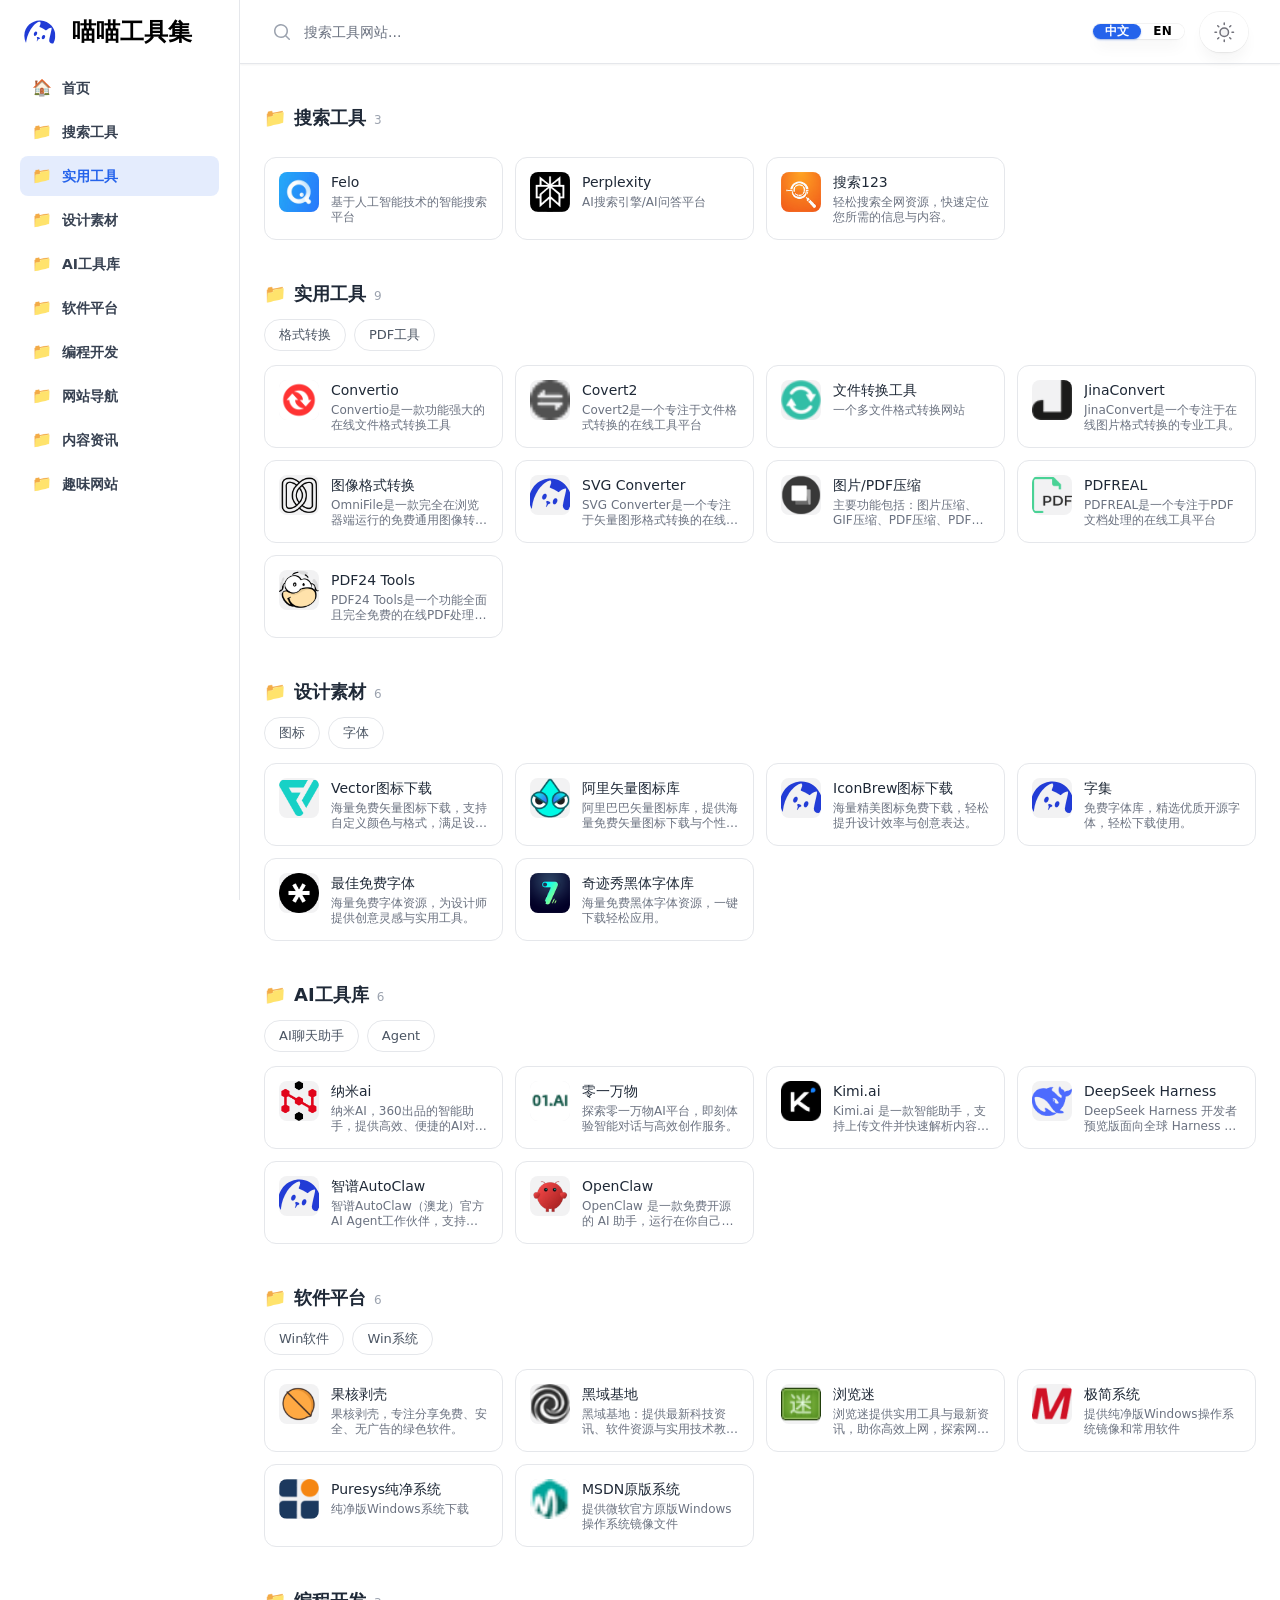
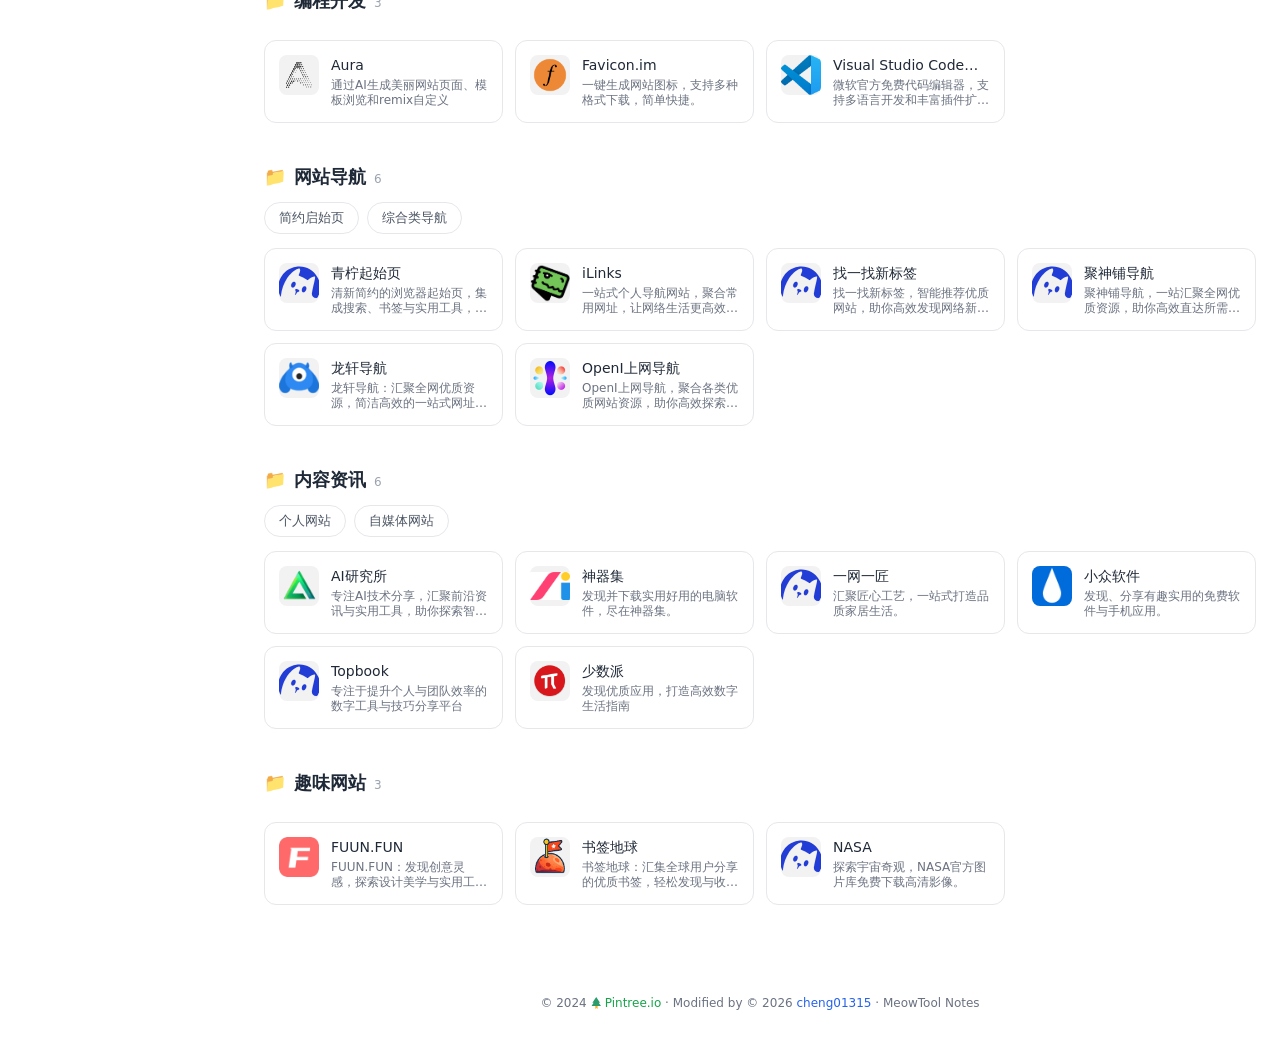
<file: index.html>
<!DOCTYPE html>
<html lang="zh-CN" class="h-full dark:pintree-bg-gray-900 bg-white">

<head>
  <meta charset="UTF-8">
  <meta name="viewport" content="width=device-width, initial-scale=1.0">
  <title>喵喵工具集 - 精选全网优质工具网站，告别低效搜索</title>
  <meta name="keywords" content="喵喵工具集">
  <meta name="description"
    content="喵喵工具集是一站式多功能平台，集文件转换、PDF编辑、AI工具、图片处理等功能于一体。简洁易用的界面，满足工作、学习、生活需求，快速找到所需，提升效率。无论是日常办公、创意设计还是娱乐休闲，都能轻松搞定，助力你高效完成任务，享受便捷生活！">
  <meta name="author" content="Cheng">
  <meta name="robots" content="index, follow">
  <link rel="canonical" href="https://www.meowtool.com/miaonav">
  <link rel="alternate" hreflang="zh-CN" href="https://www.meowtool.com/miaonav">
  <link rel="alternate" hreflang="en" href="https://www.meowtool.com/miaonav/en">
  <link rel="alternate" hreflang="x-default" href="https://www.meowtool.com/miaonav">

  <!-- Facebook Meta Tags -->
  <meta property="og:url" content="https://www.meowtool.com/miaonav">
  <meta property="og:type" content="website">
  <meta property="og:title" content="喵喵工具集 - 精选全网优质工具网站，告别低效搜索">
  <meta property="og:description" content="喵喵工具集是一站式多功能平台，集文件转换、PDF编辑、AI工具、图片处理等功能于一体。简洁易用的界面，满足工作、学习、生活需求，快速找到所需，提升效率。无论是日常办公、创意设计还是娱乐休闲，都能轻松搞定，助力你高效完成任务，享受便捷生活！">
  <meta property="og:image" content="assets/og.webp">

  <!-- Twitter Meta Tags -->
  <meta name="twitter:card" content="summary_large_image">
  <meta property="twitter:domain" content="www.meowtool.com">
  <meta property="twitter:url" content="https://www.meowtool.com/miaonav">
  <meta name="twitter:title" content="喵喵工具集 - 精选全网优质工具网站，告别低效搜索">
  <meta name="twitter:description" content="喵喵工具集是一站式多功能平台，集文件转换、PDF编辑、AI工具、图片处理等功能于一体。简洁易用的界面，满足工作、学习、生活需求，快速找到所需，提升效率。无论是日常办公、创意设计还是娱乐休闲，都能轻松搞定，助力你高效完成任务，享受便捷生活！">
  <meta name="twitter:image" content="assets/og.webp">

  <!-- Favicon -->
  <link rel="apple-touch-icon" sizes="180x180" href="assets/favicon/apple-touch-icon.png">
  <link rel="icon" type="image/png" sizes="32x32" href="assets/favicon/favicon-32x32.png">
  <link rel="icon" type="image/png" sizes="16x16" href="assets/favicon/favicon-16x16.png">
  <link rel="mask-icon" href="assets/favicon/favicon-32x32.png" color="#0b0b0f">

  <!-- Stylesheet -->
  <link rel="stylesheet" href="css/tailwind.css?v=8">
  <link rel="stylesheet" href="css/styles.css?v=8">
  
  <!-- 主题防闪烁：优先用 localStorage 记住的用户选择，无则跟随系统。必须在样式生效前同步执行，
       确保中/英文页整页跳转后首帧即正确明暗，避免黑夜模式下切语言闪回白天。 -->
  <script>
    (function () {
      try {
        var saved = localStorage.getItem('mn-theme');
        var dark = saved ? (saved === 'dark')
          : window.matchMedia('(prefers-color-scheme: dark)').matches;
        if (dark) document.documentElement.classList.add('dark');
      } catch (e) {}
    })();
  </script>
  
 <!-- Umami统计工具 -->
 <script defer src="https://cloud.umami.is/script.js" data-website-id="9ede9a8f-ca48-47df-98f1-290ac0d8838a"></script>
    
 <!-- 谷歌分析（Google Analytics）-Google tag (gtag.js) -->
 <script async src="https://www.googletagmanager.com/gtag/js?id=G-0HCEG57KZN"></script>
 <script>
      window.dataLayer = window.dataLayer || [];
      function gtag(){dataLayer.push(arguments);}
      gtag('js', new Date());
    
      gtag('config', 'G-0HCEG57KZN');
 </script>
 <!-- Microsoft Clarity统计工具 -->
 <script type="text/javascript">
        (function(c,l,a,r,i,t,y){
            c[a]=c[a]||function(){(c[a].q=c[a].q||[]).push(arguments)};
            t=l.createElement(r);t.async=1;t.src="https://www.clarity.ms/tag/"+i;
            y=l.getElementsByTagName(r)[0];y.parentNode.insertBefore(t,y);
        })(window, document, "clarity", "script", "xv76z155m7");
 </script>
</head>


<body class="h-full dark:pintree-bg-gray-900 bg-white">

  <div>
    <!-- Mobile Off-Canvas Menu -->
    <div id="off-canvas-menu" class="relative z-50 lg:hidden hidden" role="dialog" aria-modal="true">
      <div id="off-canvas-backdrop"
        class="fixed inset-0 bg-gray-900/80 opacity-0 transition-opacity ease-linear duration-300"></div>
      <div class="fixed inset-0 flex">
        <div id="off-canvas-content"
          class="relative mr-16 flex w-full max-w-xs flex-1 -translate-x-full transition ease-in-out duration-300 transform">
          <!-- Close button for the off-canvas menu -->
          <div class="absolute left-full top-0 flex w-16 justify-center pt-5">
            <button id="close-sidebar-button" type="button" class="-m-2.5 p-2.5">
              <span class="sr-only">Close sidebar</span>
              <svg class="h-6 w-6 text-white" fill="none" viewBox="0 0 24 24" stroke-width="1.5" stroke="currentColor"
                aria-hidden="true">
                <path stroke-linecap="round" stroke-linejoin="round" d="M6 18L18 6M6 6l12 12" />
              </svg>
            </button>
          </div>

          <!-- Off-canvas Sidebar content -->
          <div class="flex grow flex-col gap-y-5 overflow-y-auto bg-white dark:pintree-bg-gray-900 px-6 pb-4">
            <div class="flex h-16 shrink-0 items-center">
              <img class="pl-2 h-8 w-auto" src="assets/logo.svg" alt="喵喵工具集" loading="lazy" decoding="async">
              <a href="" class="ml-4 font-extrabold text-2xl dark:text-white">喵喵工具集</a>
            </div>
            <div id="sidebar-2" class="flex flex-1 flex-col">
              <ul id="navigation-mobile" class="space-y-1">
                <!-- Mobile navigation items will be injected here -->
              </ul>
            </div>
          </div>
        </div>
      </div>
    </div>

    <!-- Static Sidebar for Desktop -->
    <div class="hidden lg:fixed lg:inset-y-0 lg:z-50 lg:flex lg:w-60 lg:flex-col">
      <div
        class="flex flex-col border-r border-gray-200 dark:pintree-border-gray-800 bg-white px-4 h-full font-semibold dark:pintree-bg-gray-900">
        <div class="flex p-0 h-16 shrink-0 items-center">
          <img class="pl-2 h-8 w-auto" src="assets/logo.svg" alt="喵喵工具集" loading="lazy" decoding="async">
          <h1 class="ml-4 m-0"><a href="" class="font-extrabold text-2xl dark:text-white">喵喵工具集</a></h1>
        </div>
        <div class="flex flex-1 flex-col overflow-y-auto no-scrollbar p-1 cursor-pointer">
          <div id="sidebar" class="flex flex-1 flex-col">
            <ul id="navigation" class="space-y-1">
              <!-- Navigation items will be inserted here -->
            </ul>
          </div>
        </div>
      </div>
    </div>

    <!-- Main Content Area -->
    <div class="lg:pl-60 dark:pintree-bg-gray-900 flex flex-col min-h-screen">
      <div
        class="items-center justify-between sticky top-0 z-40 flex h-16 shrink-0 gap-x-4 border-b border-gray-200 dark:pintree-border-gray-800 bg-white dark:pintree-bg-gray-900 px-4 shadow-sm sm:gap-x-6 sm:px-6 lg:px-8">
        <div class="h-full items-center flex flex-1 gap-x-4 self-stretch lg:gap-x-6 justify-between">
          <div class="flex gap-x-4 justify-between items-center">
            <!-- Mobile hamburger button -->
            <button id="open-sidebar-button" type="button" class="lg:hidden -m-2.5 p-2.5" aria-label="打开菜单">
              <svg class="h-6 w-6 text-gray-700 dark:text-gray-400" fill="none" viewBox="0 0 24 24" stroke-width="1.5"
                stroke="currentColor" aria-hidden="true">
                <path stroke-linecap="round" stroke-linejoin="round" d="M3.75 6.75h16.5M3.75 12h16.5m-16.5 5.25h16.5" />
              </svg>
            </button>
            <img class="pl-2 h-8 w-auto lg:hidden" src="assets/logo.svg" alt="喵喵工具集" loading="lazy" decoding="async">
            <div class="hidden lg:block relative w-72 h-full items-center justify-between">
              <button id="searchButton" class="absolute h-full text-gray-400 rounded">
                <svg class="pointer-events-none absolute inset-y-0 left-0 h-full w-5 text-gray-400" viewBox="0 0 20 20"
                  fill="currentColor" aria-hidden="true">
                  <path fill-rule="evenodd"
                    d="M9 3.5a5.5 5.5 0 100 11 5.5 5.5 0 000-11zM2 9a7 7 0 1112.452 4.391l3.328 3.329a.75.75 0 11-1.06 1.06l-3.329-3.328A7 7 0 012 9z"
                    clip-rule="evenodd"></path>
                </svg>
              </button>
              <input id="searchInput" type="search"
                class="text-sm text-gray-900 dark:text-gray-400 pl-8 h-full border-0 focus:outline-none focus:ring-0 dark:pintree-bg-gray-900"
                placeholder="搜索工具网站...">
              <button id="clearSearchButton" class="text-sm text-gray-500 mr-4 rounded hidden">清空</button>
            </div>
          </div>
          <a href="" class="lg:hidden ml-4 font-extrabold text-2xl dark:text-white" style="white-space:nowrap">喵喵工具集</a>
          <div class="flex items-center gap-x-4">
            <!-- 中英切换按钮（圆角胶囊；当前语言高亮） -->
            <div id="langToggle" class="flex items-center rounded-full bg-white/90 px-1 py-1 shadow-lg shadow-zinc-800/5 ring-1 ring-zinc-900/5 backdrop-blur transition dark:pintree-bg-gray-900 dark:ring-white/10 text-xs font-semibold select-none">
              <a href="index.html" aria-label="中文" aria-current="page"
                 class="lang-pill px-3 py-1 rounded-full transition text-zinc-700 dark:text-zinc-300 hover:text-zinc-900 dark:hover:text-white">中文</a>
              <a href="en.html" aria-label="English"
                 class="lang-pill px-3 py-1 rounded-full transition text-zinc-700 dark:text-zinc-300 hover:text-zinc-900 dark:hover:text-white">EN</a>
            </div>
            <div class="relative">
            <button id="themeToggleButton" type="button" aria-label="Switch theme"
              class="group rounded-full bg-white/90 px-3 py-2 shadow-lg shadow-zinc-800/5 ring-1 ring-zinc-900/5 backdrop-blur transition dark:pintree-bg-gray-900 dark:ring-white/10 dark:hover:ring-white/20">
              <svg id="sunIcon" viewBox="0 0 24 24" stroke-width="1.5" stroke-linecap="round" stroke-linejoin="round"
                aria-hidden="true"
                class="h-6 w-6 fill-zinc-100 stroke-zinc-500 transition group-hover:fill-zinc-200 group-hover:stroke-zinc-700 dark:hidden [@media(prefers-color-scheme:dark)]:fill-blue-50 [@media(prefers-color-scheme:dark)]:stroke-blue-500 [@media(prefers-color-scheme:dark)]:group-hover:fill-blue-50 [@media(prefers-color-scheme:dark)]:group-hover:stroke-blue-600">
                <path
                  d="M8 12.25A4.25 4.25 0 0 1 12.25 8v0a4.25 4.25 0 0 1 4.25 4.25v0a4.25 4.25 0 0 1-4.25 4.25v0A4.25 4.25 0 0 1 8 12.25v0Z">
                </path>
                <path
                  d="M12.25 3v1.5M21.5 12.25H20M18.791 18.791l-1.06-1.06M18.791 5.709l-1.06 1.06M12.25 20v1.5M4.5 12.25H3M6.77 6.77 5.709 5.709M6.77 17.73l-1.061 1.061"
                  fill="none"></path>
              </svg>
              <svg id="moonIcon" viewBox="0 0 24 24" aria-hidden="true"
                class="hidden h-6 w-6 fill-zinc-700 stroke-zinc-500 transition dark:block [@media(prefers-color-scheme:dark)]:group-hover:stroke-zinc-400 [@media_not_(prefers-color-scheme:dark)]:fill-blue-400/10 [@media_not_(prefers-color-scheme:dark)]:stroke-blue-500">
                <path
                  d="M17.25 16.22a6.937 6.937 0 0 1-9.47-9.47 7.451 7.451 0 1 0 9.47 9.47ZM12.75 7C17 7 17 2.75 17 2.75S17 7 21.25 7C17 7 17 11.25 17 11.25S17 7 12.75 7Z"
                  stroke-width="1.5" stroke-linecap="round" stroke-linejoin="round"></path>
              </svg>
            </button>
            </div>
          </div>
        </div>
      </div>

      <!-- 移动端搜索框：小屏显示，吸顶在顶栏下方
           样式全部写在 css/styles.css 的「移动端搜索栏」区块，不依赖 tailwind.css：
           本地 tailwind.css 是精简版，pr-14 / right-3 / h-10 / top-16 等类并未编译进去 -->
      <div id="mobile-search-bar"
        class="lg:hidden sticky top-16 z-30 px-4 py-2 bg-white dark:pintree-bg-gray-900 border-b border-gray-200 dark:pintree-border-gray-800">
        <div class="mn-search-wrap relative flex items-center">
          <input id="searchInputMobile" type="search"
            class="w-full text-sm text-gray-900 dark:text-gray-400 pl-4 pr-14 h-10 rounded-lg border border-gray-200 dark:pintree-border-gray-700 bg-white dark:pintree-bg-gray-900 focus:outline-none focus:ring-2 focus:ring-blue-500"
            placeholder="搜索工具网站...">
          <button id="clearSearchButtonMobile" class="absolute right-3 text-sm text-gray-500 rounded hidden">清空</button>
        </div>
      </div>

      <!-- Main content area -->
      <main class="mt-4 dark:pintree-bg-gray-900 flex-grow">
        <div id="loading-spinner" class="flex justify-center items-center h-full">
          <div class="loader ease-linear rounded-full border-2 border-t-2 border-gray-400 h-6 w-6"></div>
        </div>
        <div id="breadcrumbs" class="mt-2 px-6 text-sm text-gray-400 dark:text-gray-500 flex justify-between items-center">
          <div id="breadcrumbs-path" class="">
            <!-- Breadcrumbs will be inserted here -->
          </div>
          <button id="back-home-button" class="hidden shrink-0 ml-4 text-main-500 hover:underline">← 返回首页</button>
        </div>
        <div id="bookmarks" class="p-6">
          <!-- Sections / detail pages will be inserted here -->
        </div>
      </main>

      <!-- Footer -->
      <footer class="bg-white w-full dark:pintree-bg-gray-900">
        <div class="mx-auto px-6 py-6 lg:px-8">
          <div>
            <p class="text-center text-xs leading-5 text-gray-500 dark:text-gray-400 flex justify-center items-center">
              &copy; 2024
              <a href="https://github.com/Pintree-io/pintree/tree/pintree-old-pages" class="text-green-600 hover:text-green-500 flex items-center ml-1"
                target="_blank">
                <svg width="10" height="12" viewBox="0 0 10 12" fill="none" xmlns="http://www.w3.org/2000/svg"
                  class="inline-block mr-1">
                  <g clip-path="url(#clip0_421_47774)">
                    <path d="M4.27777 9.11133H6.6111V12.0002L5.44444 10.8783L4.27777 12.0002V9.11133Z" fill="#FCB11E" />
                    <path
                      d="M9.05557 5.72222L5.22223 0L1.3889 5.72222H2.68634L0.444458 9.11111H10L7.75813 5.72222H9.05557Z"
                      fill="#2D9C6C" />
                  </g>
                  <defs>
                    <clipPath id="clip0_421_47774">
                      <rect width="9.55556" height="12" fill="white" transform="translate(0.444458)" />
                    </clipPath>
                  </defs>
                </svg>
                Pintree.io
              </a>
              <span class="mx-1">&nbsp;&middot;&nbsp;</span> Modified by &copy; 2026&nbsp;<a href="https://github.com/cheng01315/miaonav" target="_blank" rel="noopener" class="text-blue-600 hover:text-blue-500">cheng01315</a>
              <span class="mx-1">&nbsp;&middot;&nbsp;</span> <a href="https://www.meowtool.com/" target="_blank" rel="noopener" class="hover:underline">MeowTool Notes</a>
            </p>
          </div>
        </div>
      </footer>
    </div>
  </div>

  <script>
    /* ================= 语言层（I18N）：靠 <html lang> 自动切换 =================
       index.html lang="zh-CN" → 中文；en.html lang="en-US" → 英文（两页同源、手工保持同步）。
       运行时文案统一走 t(key)；不要写死中文，避免中英页面串文案。 */
    const MN_LANG = (document.documentElement.getAttribute('lang') || 'zh-CN')
      .toLowerCase().startsWith('en') ? 'en' : 'zh';
    const STR = {
      siteName: MN_LANG === 'zh' ? '喵喵工具集' : 'Meow Toolkit',
      home: MN_LANG === 'zh' ? '首页' : 'Home',
      viewMore: MN_LANG === 'zh' ? '查看更多' : 'View more',
      sitesCount: (n) => MN_LANG === 'zh' ? `${n} 个网站` : `${n} sites`,
      resultsCount: (n) => MN_LANG === 'zh' ? `${n} 个结果` : `${n} results`,
      searchTitle: (q) => MN_LANG === 'zh' ? `搜索 “${q}”` : `Search “${q}”`,
      noResultsTitle: MN_LANG === 'zh' ? '没有找到相关网站' : 'No matching websites found',
      noResultsHint: MN_LANG === 'zh'
        ? '换个关键词试试，或浏览左侧分类发现更多好东西！'
        : 'Try a different keyword, or browse the categories on the left for more great finds!',
      loadError: MN_LANG === 'zh'
        ? '数据加载失败，请确认通过本地 HTTP 服务（而非 file:// 直接双击）打开页面。'
        : 'Failed to load data. Please open via a local HTTP server (not by double-clicking file://).',
    };

    /* emoji：直接取 folder 数据自带的 emoji 字段（Excel 维护、导出进 JSON）。
       json 的每个 folder 都带 emoji（中/英一致），无需也不应再用「分类名→图标」
       的中文查表回退——那会让英文数据失配，且与 json 数据源不一致。 */
    function catIcon(cat) {
      return (cat && cat.emoji) || '📁';
    }

    /* 首页每个分类区块内默认预览的卡片条数 */
    const PREVIEW_LIMIT = 18;

    /* 模块级全局状态 */
    let topLevelData = null;        // 顶层分类数据（fetch 后赋值）
    let currentPage = 'home';       // 当前视图：'home' | 'detail' | 'search'
    let sectionObserver = null;     // 首页滚动联动高亮的 IntersectionObserver

    /* ================= 数据工具函数 ================= */
    // 递归收集文件夹下所有层级的链接
    function collectLinks(folder) {
      const links = [];
      for (const child of folder.children || []) {
        if (child.type === 'link') links.push(child);
        else if (child.type === 'folder') links.push(...collectLinks(child));
      }
      return links;
    }

    function subFolders(folder) {
      return (folder.children || []).filter(c => c.type === 'folder');
    }

    /* ================= 卡片组件 ================= */
    function createSiteCard(link) {
      const card = document.createElement('a');
      card.href = link.url;
      card.target = '_blank';
      card.rel = 'noopener';
      card.className = 'mn-card';
      if (link.description) card.title = link.description;

      const icon = document.createElement('img');
      icon.src = link.icon || 'assets/default-icon.svg';
      icon.alt = link.title;
      icon.loading = 'lazy';
      icon.decoding = 'async';
      icon.className = 'mn-card-icon';
      icon.onerror = () => { icon.src = 'assets/default-icon.svg'; };

      const content = document.createElement('div');
      content.className = 'mn-card-content';

      const title = document.createElement('div');
      title.className = 'mn-card-title';
      title.innerText = link.title;

      content.appendChild(title);
      if (link.description) {
        const desc = document.createElement('p');
        desc.className = 'mn-card-desc';
        desc.innerText = link.description;
        content.appendChild(desc);
      }

      card.appendChild(icon);
      card.appendChild(content);
      return card;
    }

    /* ================= 侧边栏（首页 + 一级分类锚点） ================= */
    function buildSidebarNav() {
      const buildList = (ul) => {
        ul.innerHTML = '';

        // 首页
        const homeItem = document.createElement('li');
        homeItem.className = 'mn-nav-item';
        homeItem.dataset.index = '-1';
        homeItem.innerHTML = `<span class="mn-nav-icon">🏠</span><span class="mn-nav-text">${STR.home}</span>`;
        homeItem.onclick = () => { closeMobileMenu(); goHome(); };
        ul.appendChild(homeItem);

        // 一级分类
        topLevelData.forEach((cat, i) => {
          const item = document.createElement('li');
          item.className = 'mn-nav-item';
          item.dataset.index = String(i);
          const iconChar = catIcon(cat);
          item.innerHTML = `<span class="mn-nav-icon">${iconChar}</span><span class="mn-nav-text"></span>`;
          item.querySelector('.mn-nav-text').innerText = cat.title;
          item.onclick = () => { closeMobileMenu(); goToCategory(i); };
          ul.appendChild(item);
        });
      };

      buildList(document.getElementById('navigation'));
      buildList(document.getElementById('navigation-mobile'));
    }

    function highlightNav(index) {
      document.querySelectorAll('.mn-nav-item').forEach(el => {
        el.classList.toggle('active', el.dataset.index === String(index));
      });
    }

    function goHome() {
      if (currentPage !== 'home') {
        renderHome();
      }
      window.scrollTo({ top: 0, behavior: 'smooth' });
      highlightNav(-1);
    }

    function goToCategory(index) {
      if (currentPage !== 'home') renderHome();
      const section = document.getElementById('cat-' + index);
      if (section) section.scrollIntoView({ behavior: 'smooth', block: 'start' });
      highlightNav(index);
    }

    function closeMobileMenu() {
      // 若移动端菜单处于打开状态则关闭（closeSidebar 定义于下方菜单逻辑中）
      if (typeof closeSidebar === 'function') closeSidebar();
    }

    /* ================= 首页：分类区块平铺 ================= */
    function renderHome() {
      currentPage = 'home';
      const container = document.getElementById('bookmarks');
      container.innerHTML = '';
      document.getElementById('breadcrumbs').style.display = 'none';
      document.getElementById('back-home-button').classList.add('hidden');
      document.getElementById('clearSearchButton').classList.add('hidden');
      document.getElementById('clearSearchButtonMobile').classList.add('hidden');

      topLevelData.forEach((cat, i) => {
        container.appendChild(buildCategorySection(cat, i));
      });

      initSectionObserver();
    }

    function buildCategorySection(cat, index) {
      const section = document.createElement('section');
      section.className = 'mn-section';
      section.id = 'cat-' + index;

      // 状态：当前选中的二级 / 三级标签
      const state = { activeTag: null, activeSub: null };

      // ---- 标题 ----
      const header = document.createElement('div');
      header.className = 'mn-section-header';
      const iconChar = catIcon(cat);
      header.innerHTML = `<span class="mn-section-icon">${iconChar}</span><h2 class="mn-section-title"></h2>
        <span class="mn-section-count">${collectLinks(cat).length}</span>`;
      header.querySelector('.mn-section-title').innerText = cat.title;
      section.appendChild(header);

      // ---- 二级标签行 + 查看更多 ----
      const tagsRow = document.createElement('div');
      tagsRow.className = 'mn-tags-row';

      const tagsBox = document.createElement('div');
      tagsBox.className = 'mn-tags';
      tagsRow.appendChild(tagsBox);

      const viewMore = document.createElement('button');
      viewMore.className = 'mn-view-more';
      viewMore.innerHTML = `${STR.viewMore} <span aria-hidden="true">→</span>`;
      viewMore.onclick = () => {
        const path = [cat];
        if (state.activeTag) path.push(state.activeTag);
        if (state.activeSub) path.push(state.activeSub);
        showDetail(path);
      };
      tagsRow.appendChild(viewMore);
      section.appendChild(tagsRow);

      // ---- 三级联动标签行 ----
      const subRow = document.createElement('div');
      subRow.className = 'mn-subtags-row';
      const subTagsBox = document.createElement('div');
      subTagsBox.className = 'mn-tags';
      subRow.appendChild(subTagsBox);
      section.appendChild(subRow);

      // ---- 卡片网格 ----
      const grid = document.createElement('div');
      grid.className = 'mn-grid';
      section.appendChild(grid);

      // 渲染当前筛选范围的卡片（前 18 条）
      function currentLinks() {
        if (state.activeSub) return collectLinks(state.activeSub);
        if (state.activeTag) return collectLinks(state.activeTag);
        return collectLinks(cat);
      }

      function renderGrid() {
        const links = currentLinks();
        grid.innerHTML = '';
        links.slice(0, PREVIEW_LIMIT).forEach(l => grid.appendChild(createSiteCard(l)));
        viewMore.style.display = links.length > PREVIEW_LIMIT ? '' : 'none';
      }

      function renderSubTags() {
        subTagsBox.innerHTML = '';
        const subs = state.activeTag ? subFolders(state.activeTag) : [];
        if (subs.length === 0) {
          subRow.classList.remove('open');
          return;
        }
        subs.forEach(sub => {
          const btn = document.createElement('button');
          btn.className = 'mn-tag sub' + (state.activeSub === sub ? ' active' : '');
          btn.innerText = sub.title;
          btn.onclick = () => {
            state.activeSub = state.activeSub === sub ? null : sub;
            renderSubTags();
            renderGrid();
          };
          subTagsBox.appendChild(btn);
        });
        subRow.classList.add('open');
      }

      // 二级标签
      subFolders(cat).forEach(folder => {
        const btn = document.createElement('button');
        btn.className = 'mn-tag';
        btn.innerText = folder.title;
        btn.onclick = () => {
          if (state.activeTag === folder) {
            state.activeTag = null;
            state.activeSub = null;
          } else {
            state.activeTag = folder;
            state.activeSub = null;
          }
          tagsBox.querySelectorAll('.mn-tag').forEach(t => t.classList.remove('active'));
          if (state.activeTag) btn.classList.add('active');
          renderSubTags();
          renderGrid();
        };
        tagsBox.appendChild(btn);
      });

      renderGrid();
      return section;
    }

    /* ================= 滚动联动高亮 ================= */
    function initSectionObserver() {
      if (sectionObserver) sectionObserver.disconnect();
      sectionObserver = new IntersectionObserver(entries => {
        if (currentPage !== 'home') return;
        entries.forEach(entry => {
          if (entry.isIntersecting) {
            const index = parseInt(entry.target.id.replace('cat-', ''), 10);
            if (!isNaN(index)) highlightNav(index);
          }
        });
      }, { rootMargin: '-30% 0px -60% 0px' });

      document.querySelectorAll('.mn-section').forEach(s => sectionObserver.observe(s));
    }

    /* ================= 详情页：递归展开 + 定位最低一级 ================= */
    function showDetail(path) {
      currentPage = 'detail';
      closeMobileMenu();

      const container = document.getElementById('bookmarks');
      container.innerHTML = '';
      if (sectionObserver) sectionObserver.disconnect();

      // 面包屑
      const crumbs = document.getElementById('breadcrumbs');
      crumbs.style.display = 'flex';
      const crumbsPath = document.getElementById('breadcrumbs-path');
      crumbsPath.innerHTML = '';

      const homeCrumb = document.createElement('span');
      homeCrumb.className = 'cursor-pointer hover:underline';
      homeCrumb.innerText = STR.home;
      homeCrumb.onclick = goHome;
      crumbsPath.appendChild(homeCrumb);

      path.forEach((node, idx) => {
        const sep = document.createElement('span');
        sep.innerText = ' > ';
        crumbsPath.appendChild(sep);

        const crumb = document.createElement('span');
        crumb.className = idx === path.length - 1
          ? 'text-gray-700 dark:text-gray-300 font-medium'
          : 'cursor-pointer hover:underline';
        crumb.innerText = node.title;
        if (idx < path.length - 1) {
          crumb.onclick = () => showDetail(path.slice(0, idx + 1));
        }
        crumbsPath.appendChild(crumb);
      });

      const backBtn = document.getElementById('back-home-button');
      backBtn.classList.remove('hidden');
      backBtn.onclick = goHome;

      // 标题
      const node = path[path.length - 1];
      const titleBar = document.createElement('div');
      titleBar.className = 'mn-detail-titlebar';
      titleBar.innerHTML = `<h2 class="mn-detail-title"></h2><span class="mn-section-count">${STR.sitesCount(collectLinks(node).length)}</span>`;
      titleBar.querySelector('.mn-detail-title').innerText = node.title;
      container.appendChild(titleBar);

      // 递归分组渲染，并记录最深的分组标题
      let deepest = { el: null, depth: -1 };

      function renderFolder(folder, parent, depth, labelPath) {
        const direct = (folder.children || []).filter(c => c.type === 'link');
        const subs = subFolders(folder);

        let target = parent;
        if (depth > 0) {
          const group = document.createElement('div');
          group.className = 'mn-group';

          const groupTitle = document.createElement('h3');
          groupTitle.className = 'mn-group-title';
          groupTitle.innerText = labelPath.join(' › ');
          group.appendChild(groupTitle);

          if (depth > deepest.depth) { deepest = { el: groupTitle, depth }; }
          group.dataset.depth = depth;

          const groupGrid = document.createElement('div');
          groupGrid.className = 'mn-grid';
          group.appendChild(groupGrid);

          parent.appendChild(group);
          target = groupGrid;
        } else if (direct.length > 0) {
          const topGrid = document.createElement('div');
          topGrid.className = 'mn-grid';
          topGrid.style.marginBottom = '1.5rem';
          parent.appendChild(topGrid);
          target = topGrid;
        }

        direct.forEach(l => target.appendChild(createSiteCard(l)));

        subs.forEach(sub => {
          renderFolder(sub, parent, depth + 1, labelPath.concat(sub.title));
        });
      }

      renderFolder(node, container, 0, [node.title]);

      // 定位到最低一级分组
      window.scrollTo({ top: 0 });
      if (deepest.el) {
        setTimeout(() => {
          deepest.el.scrollIntoView({ behavior: 'smooth', block: 'start' });
        }, 150);
      }

      // 侧边栏高亮该一级分类
      const catIndex = topLevelData.findIndex(c => c.title === path[0].title);
      if (catIndex >= 0) highlightNav(catIndex);
    }

    /* ================= 搜索（沿用原逻辑） ================= */
    function searchInData(data, query) {
      let results = [];
      data.forEach(item => {
        // 匹配网站标题(title) 或 网站详情描述(description)
        const hitTitle = item.title && item.title.toLowerCase().includes(query);
        const hitDesc = item.description && item.description.toLowerCase().includes(query);
        if (hitTitle || hitDesc) {
          results.push(item);
        }
        if (item.children) {
          results = results.concat(searchInData(item.children, query));
        }
      });
      return results;
    }

    function searchBookmarks(query) {
      if (!topLevelData || !query.trim()) return;
      currentPage = 'search';
      if (sectionObserver) sectionObserver.disconnect();
      closeMobileMenu();

      // 同步两端搜索框内容
      document.getElementById('searchInput').value = query;
      document.getElementById('searchInputMobile').value = query;

      const results = searchInData(topLevelData, query.toLowerCase());
      const links = results.filter(r => r.type === 'link');

      const container = document.getElementById('bookmarks');
      container.innerHTML = '';
      document.getElementById('breadcrumbs').style.display = 'none';
      document.getElementById('back-home-button').classList.add('hidden');
      document.getElementById('clearSearchButton').classList.remove('hidden');
      document.getElementById('clearSearchButtonMobile').classList.remove('hidden');
      highlightNav(-1);

      if (links.length === 0) {
        showNoResultsMessage();
        return;
      }

      const titleBar = document.createElement('div');
      titleBar.className = 'mn-detail-titlebar';
      titleBar.innerHTML = `<h2 class="mn-detail-title">${STR.searchTitle(query)}</h2><span class="mn-section-count">${STR.resultsCount(links.length)}</span>`;
      container.appendChild(titleBar);

      const grid = document.createElement('div');
      grid.className = 'mn-grid';
      links.forEach(l => grid.appendChild(createSiteCard(l)));
      container.appendChild(grid);
    }

    function clearSearchResults() {
      document.getElementById('searchInput').value = '';
      document.getElementById('searchInputMobile').value = '';
      document.getElementById('clearSearchButton').classList.add('hidden');
      document.getElementById('clearSearchButtonMobile').classList.add('hidden');
      renderHome();
      window.scrollTo({ top: 0 });
    }

    function showNoResultsMessage() {
      const container = document.getElementById('bookmarks');
      const messageContainer = document.createElement('div');
      messageContainer.className = 'flex flex-col items-center justify-center py-20';

      messageContainer.innerHTML = `
        <svg xmlns="http://www.w3.org/2000/svg" class="h-16 w-16 text-gray-400 dark:text-gray-600" fill="none" viewBox="0 0 24 24" stroke="currentColor">
          <path stroke-linecap="round" stroke-linejoin="round" stroke-width="2" d="M21 21l-4.35-4.35M17 10.5a6.5 6.5 0 11-13 0 6.5 6.5 0 0113 0z"/>
        </svg>
        <h2 class="text-gray-500 dark:text-gray-400 text-xl font-semibold mt-4">${STR.noResultsTitle}</h2>
        <p class="text-gray-400 dark:text-gray-500 mt-2 text-sm">${STR.noResultsHint}</p>`;
      container.appendChild(messageContainer);
    }

    /* ================= 移动端菜单 ================= */
    const offCanvasMenu = document.getElementById('off-canvas-menu');
    const offCanvasBackdrop = document.getElementById('off-canvas-backdrop');
    const offCanvasContent = document.getElementById('off-canvas-content');

    function openSidebar() {
      offCanvasMenu.classList.remove('hidden');
      setTimeout(() => {
        offCanvasBackdrop.classList.add('opacity-100');
        offCanvasContent.classList.add('translate-x-0');
      }, 10);
    }

    function closeSidebar() {
      offCanvasBackdrop.classList.remove('opacity-100');
      offCanvasContent.classList.remove('translate-x-0');
      setTimeout(() => {
        offCanvasMenu.classList.add('hidden');
      }, 300);
    }

    document.getElementById('open-sidebar-button').addEventListener('click', openSidebar);
    document.getElementById('close-sidebar-button').addEventListener('click', closeSidebar);
    offCanvasBackdrop.addEventListener('click', closeSidebar);

    /* ================= 搜索事件 ================= */
    document.getElementById('searchButton').addEventListener('click', () => {
      searchBookmarks(document.getElementById('searchInput').value);
    });
    document.getElementById('searchInput').addEventListener('keydown', function (event) {
      if (event.key === 'Enter') {
        searchBookmarks(event.target.value);
      }
    });
    document.getElementById('clearSearchButton').addEventListener('click', clearSearchResults);

    // 移动端搜索框（仅小屏可见）
    const searchInputMobile = document.getElementById('searchInputMobile');
    const clearSearchButtonMobile = document.getElementById('clearSearchButtonMobile');
    searchInputMobile.addEventListener('keydown', function (event) {
      if (event.key === 'Enter') {
        searchBookmarks(event.target.value);
      }
    });
    // 移动端专属：一输入文字就显示「清空」按钮（配合 CSS 隐藏原生 x，右侧位置专给清空）
    searchInputMobile.addEventListener('input', function () {
      clearSearchButtonMobile.classList.toggle('hidden', searchInputMobile.value.trim().length === 0);
    });
    clearSearchButtonMobile.addEventListener('click', clearSearchResults);

    /* ================= 主题切换（沿用原逻辑，但持久化到 localStorage） ================= */
    const themeToggleButton = document.getElementById('themeToggleButton');
    const sunIcon = document.getElementById('sunIcon');
    const moonIcon = document.getElementById('moonIcon');

    function applyDarkTheme() {
      document.documentElement.classList.add('dark');
      sunIcon.classList.add('hidden');
      moonIcon.classList.remove('hidden');
    }

    function applyLightTheme() {
      document.documentElement.classList.remove('dark');
      sunIcon.classList.remove('hidden');
      moonIcon.classList.add('hidden');
    }

    function toggleTheme() {
      if (document.documentElement.classList.contains('dark')) {
        applyLightTheme();
      } else {
        applyDarkTheme();
      }
      try { localStorage.setItem('mn-theme', document.documentElement.classList.contains('dark') ? 'dark' : 'light'); }
      catch (e) {}
    }

    themeToggleButton.addEventListener('click', toggleTheme);

    // 初始化：head 里的防闪烁脚本可能已加过 dark；这里据同源判定补齐图标状态即可。
    if (document.documentElement.classList.contains('dark')) {
      applyDarkTheme();
    } else {
      applyLightTheme();
    }

    // 仅在没有用户手动选择（无 mn-theme）时跟随系统偏好
    window.matchMedia('(prefers-color-scheme: dark)').addEventListener('change', (event) => {
      let hasManual;
      try { hasManual = localStorage.getItem('mn-theme') !== null; } catch (e) { hasManual = false; }
      if (hasManual) return;
      if (event.matches) applyDarkTheme();
      else applyLightTheme();
    });

    /* ================= 数据加载（仅一次） ================= */
    document.addEventListener('DOMContentLoaded', () => {
      fetch('json/pintree.json')
        .then(response => response.json())
        .then(data => {
          document.getElementById('loading-spinner').style.display = 'none';
          topLevelData = data;

          buildSidebarNav();
          renderHome();

          // 恢复 hash 定位（如 #cat-2）
          const m = location.hash.match(/^#cat-(\d+)$/);
          if (m) {
            const idx = parseInt(m[1], 10);
            if (idx >= 0 && idx < topLevelData.length) {
              setTimeout(() => goToCategory(idx), 100);
            }
          }
        })
        .catch(error => {
          console.error('Error loading bookmarks:', error);
          document.getElementById('loading-spinner').style.display = 'none';
          document.getElementById('bookmarks').innerHTML =
            '<p class="text-center text-gray-500 py-20">' + STR.loadError + '</p>';
        });
    });
  </script>

</body>

</html>
</file>
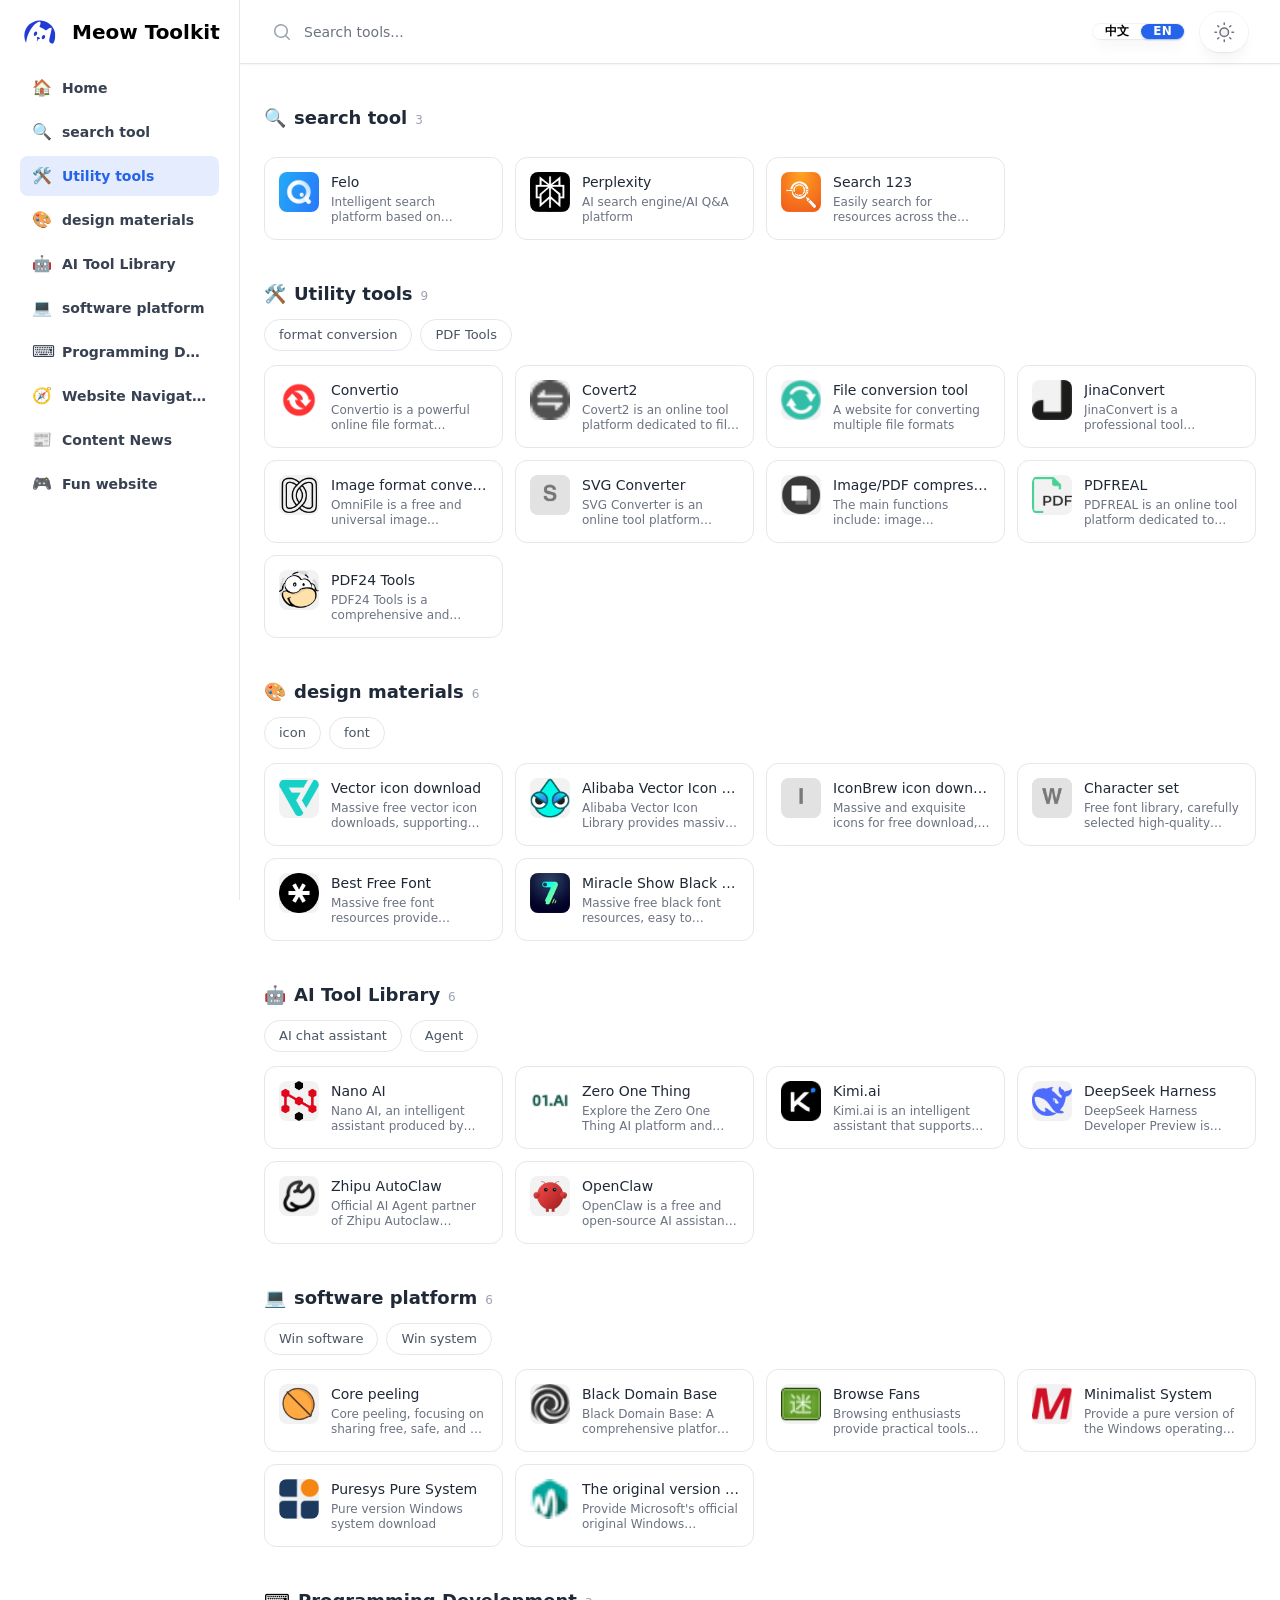
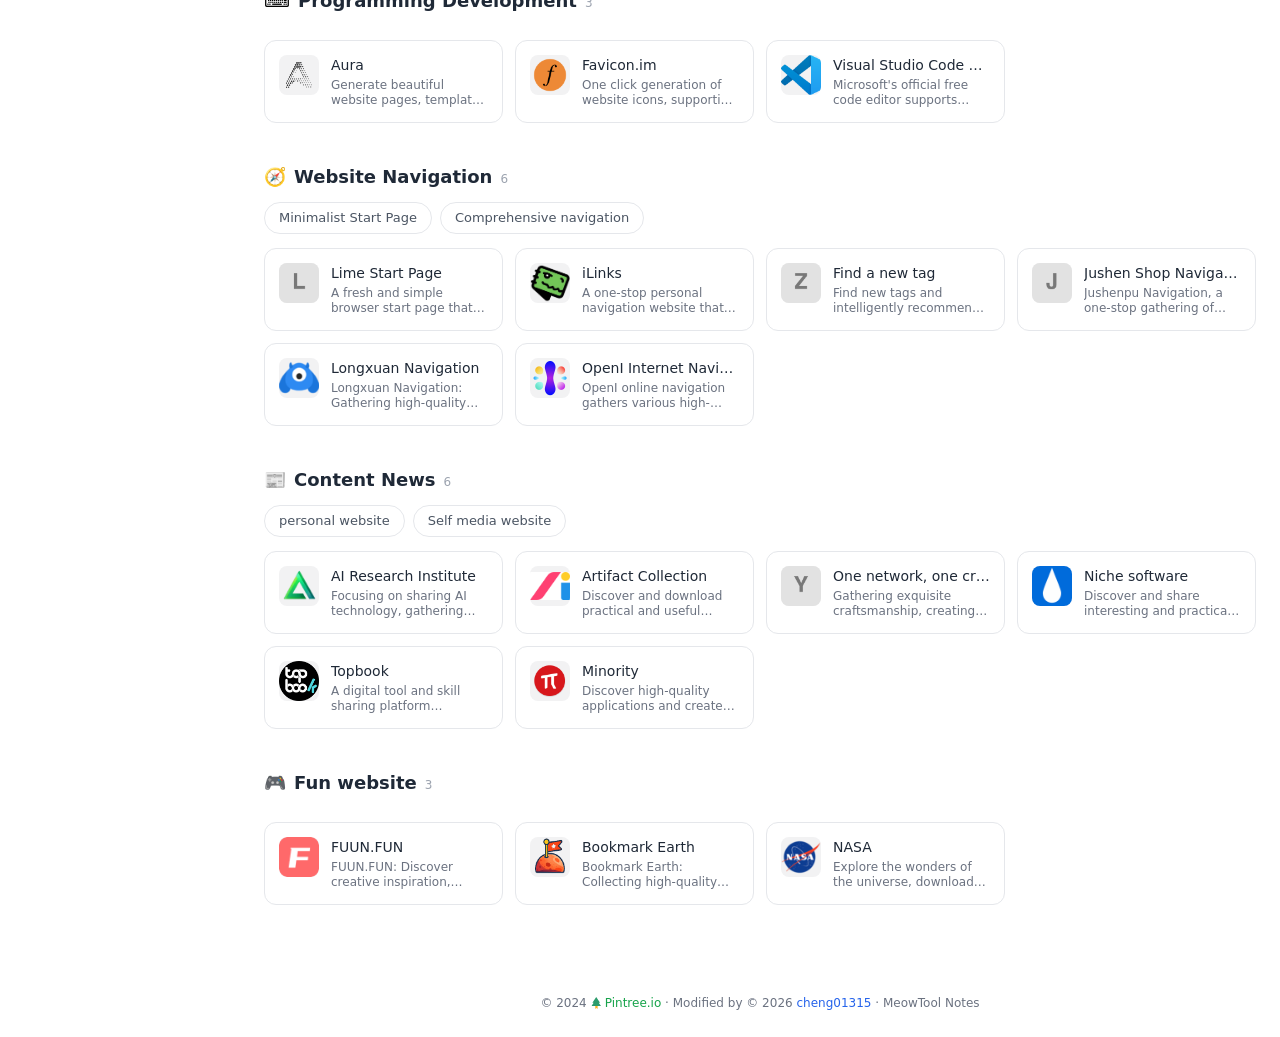
<file: en.html>
<!DOCTYPE html>
<html lang="en-US" class="h-full dark:pintree-bg-gray-900 bg-white">

<head>
  <meta charset="UTF-8">
  <meta name="viewport" content="width=device-width, initial-scale=1.0">
  <title>Meow Toolkit - Handpicked web tools, no more inefficient searching</title>
  <meta name="keywords" content="Meow Toolkit">
  <meta name="description"
    content="Meow Toolkit is an all-in-one platform gathering file conversion, PDF editing, AI tools, image processing and more. A clean, easy interface for work, study and daily life — find what you need fast and get things done efficiently.">
  <meta name="author" content="Cheng">
  <meta name="robots" content="index, follow">
  <link rel="canonical" href="https://www.meowtool.com/miaonav/en">
  <link rel="alternate" hreflang="zh-CN" href="https://www.meowtool.com/miaonav">
  <link rel="alternate" hreflang="en" href="https://www.meowtool.com/miaonav/en">
  <link rel="alternate" hreflang="x-default" href="https://www.meowtool.com/miaonav">

  <!-- Facebook Meta Tags -->
  <meta property="og:url" content="https://www.meowtool.com/miaonav/en">
  <meta property="og:type" content="website">
  <meta property="og:title" content="Meow Toolkit - Handpicked web tools, no more inefficient searching">
  <meta property="og:description" content="Meow Toolkit is an all-in-one platform gathering file conversion, PDF editing, AI tools, image processing and more. A clean, easy interface for work, study and daily life — find what you need fast and get things done efficiently.">
  <meta property="og:image" content="assets/og.webp">

  <!-- Twitter Meta Tags -->
  <meta name="twitter:card" content="summary_large_image">
  <meta property="twitter:domain" content="www.meowtool.com">
  <meta property="twitter:url" content="https://www.meowtool.com/miaonav/en">
  <meta name="twitter:title" content="Meow Toolkit - Handpicked web tools, no more inefficient searching">
  <meta name="twitter:description" content="Meow Toolkit is an all-in-one platform gathering file conversion, PDF editing, AI tools, image processing and more. A clean, easy interface for work, study and daily life — find what you need fast and get things done efficiently.">
  <meta name="twitter:image" content="assets/og.webp">

  <!-- Favicon -->
  <link rel="apple-touch-icon" sizes="180x180" href="assets/favicon/apple-touch-icon.png">
  <link rel="icon" type="image/png" sizes="32x32" href="assets/favicon/favicon-32x32.png">
  <link rel="icon" type="image/png" sizes="16x16" href="assets/favicon/favicon-16x16.png">
  <link rel="mask-icon" href="assets/favicon/favicon-32x32.png" color="#0b0b0f">

  <!-- Stylesheet -->
  <link rel="stylesheet" href="css/tailwind.css?v=8">
  <link rel="stylesheet" href="css/styles.css?v=8">
  
  <!-- 主题防闪烁：优先用 localStorage 记住的用户选择，无则跟随系统。必须在样式生效前同步执行，
       确保中/英文页整页跳转后首帧即正确明暗，避免黑夜模式下切语言闪回白天。 -->
  <script>
    (function () {
      try {
        var saved = localStorage.getItem('mn-theme');
        var dark = saved ? (saved === 'dark')
          : window.matchMedia('(prefers-color-scheme: dark)').matches;
        if (dark) document.documentElement.classList.add('dark');
      } catch (e) {}
    })();
  </script>
 <!-- Umami统计工具 -->
 <script defer src="https://cloud.umami.is/script.js" data-website-id="9ede9a8f-ca48-47df-98f1-290ac0d8838a"></script>
    
 <!-- 谷歌分析（Google Analytics）-Google tag (gtag.js) -->
 <script async src="https://www.googletagmanager.com/gtag/js?id=G-0HCEG57KZN"></script>
 <script>
      window.dataLayer = window.dataLayer || [];
      function gtag(){dataLayer.push(arguments);}
      gtag('js', new Date());
    
      gtag('config', 'G-0HCEG57KZN');
 </script>
</head>


<body class="h-full dark:pintree-bg-gray-900 bg-white">

  <div>
    <!-- Mobile Off-Canvas Menu -->
    <div id="off-canvas-menu" class="relative z-50 lg:hidden hidden" role="dialog" aria-modal="true">
      <div id="off-canvas-backdrop"
        class="fixed inset-0 bg-gray-900/80 opacity-0 transition-opacity ease-linear duration-300"></div>
      <div class="fixed inset-0 flex">
        <div id="off-canvas-content"
          class="relative mr-16 flex w-full max-w-xs flex-1 -translate-x-full transition ease-in-out duration-300 transform">
          <!-- Close button for the off-canvas menu -->
          <div class="absolute left-full top-0 flex w-16 justify-center pt-5">
            <button id="close-sidebar-button" type="button" class="-m-2.5 p-2.5">
              <span class="sr-only">Close sidebar</span>
              <svg class="h-6 w-6 text-white" fill="none" viewBox="0 0 24 24" stroke-width="1.5" stroke="currentColor"
                aria-hidden="true">
                <path stroke-linecap="round" stroke-linejoin="round" d="M6 18L18 6M6 6l12 12" />
              </svg>
            </button>
          </div>

          <!-- Off-canvas Sidebar content -->
          <div class="flex grow flex-col gap-y-5 overflow-y-auto bg-white dark:pintree-bg-gray-900 px-6 pb-4">
            <div class="flex h-16 shrink-0 items-center">
              <img class="pl-2 h-8 w-auto" src="assets/logo.svg" alt="Meow Toolkit" loading="lazy" decoding="async">
              <a href="" class="ml-4 font-extrabold text-xl dark:text-white">Meow Toolkit</a>
            </div>
            <div id="sidebar-2" class="flex flex-1 flex-col">
              <ul id="navigation-mobile" class="space-y-1">
                <!-- Mobile navigation items will be injected here -->
              </ul>
            </div>
          </div>
        </div>
      </div>
    </div>

    <!-- Static Sidebar for Desktop -->
    <div class="hidden lg:fixed lg:inset-y-0 lg:z-50 lg:flex lg:w-60 lg:flex-col">
      <div
        class="flex flex-col border-r border-gray-200 dark:pintree-border-gray-800 bg-white px-4 h-full font-semibold dark:pintree-bg-gray-900">
        <div class="flex p-0 h-16 shrink-0 items-center">
          <img class="pl-2 h-8 w-auto" src="assets/logo.svg" alt="Meow Toolkit" loading="lazy" decoding="async">
          <h1 class="ml-4 m-0"><a href="" class="font-extrabold text-xl dark:text-white">Meow Toolkit</a></h1>
        </div>
        <div class="flex flex-1 flex-col overflow-y-auto no-scrollbar p-1 cursor-pointer">
          <div id="sidebar" class="flex flex-1 flex-col">
            <ul id="navigation" class="space-y-1">
              <!-- Navigation items will be inserted here -->
            </ul>
          </div>
        </div>
      </div>
    </div>

    <!-- Main Content Area -->
    <div class="lg:pl-60 dark:pintree-bg-gray-900 flex flex-col min-h-screen">
      <div
        class="items-center justify-between sticky top-0 z-40 flex h-16 shrink-0 gap-x-4 border-b border-gray-200 dark:pintree-border-gray-800 bg-white dark:pintree-bg-gray-900 px-4 shadow-sm sm:gap-x-6 sm:px-6 lg:px-8">
        <div class="h-full items-center flex flex-1 gap-x-4 self-stretch lg:gap-x-6 justify-between">
          <div class="flex gap-x-4 justify-between items-center">
            <!-- Mobile hamburger button -->
            <button id="open-sidebar-button" type="button" class="lg:hidden -m-2.5 p-2.5" aria-label="Open menu">
              <svg class="h-6 w-6 text-gray-700 dark:text-gray-400" fill="none" viewBox="0 0 24 24" stroke-width="1.5"
                stroke="currentColor" aria-hidden="true">
                <path stroke-linecap="round" stroke-linejoin="round" d="M3.75 6.75h16.5M3.75 12h16.5m-16.5 5.25h16.5" />
              </svg>
            </button>
            <img class="pl-2 h-8 w-auto lg:hidden" src="assets/logo.svg" alt="Meow Toolkit" loading="lazy" decoding="async">
            <div class="hidden lg:block relative w-72 h-full items-center justify-between">
              <button id="searchButton" class="absolute h-full text-gray-400 rounded">
                <svg class="pointer-events-none absolute inset-y-0 left-0 h-full w-5 text-gray-400" viewBox="0 0 20 20"
                  fill="currentColor" aria-hidden="true">
                  <path fill-rule="evenodd"
                    d="M9 3.5a5.5 5.5 0 100 11 5.5 5.5 0 000-11zM2 9a7 7 0 1112.452 4.391l3.328 3.329a.75.75 0 11-1.06 1.06l-3.329-3.328A7 7 0 012 9z"
                    clip-rule="evenodd"></path>
                </svg>
              </button>
              <input id="searchInput" type="search"
                class="text-sm text-gray-900 dark:text-gray-400 pl-8 h-full border-0 focus:outline-none focus:ring-0 dark:pintree-bg-gray-900"
                placeholder="Search tools...">
              <button id="clearSearchButton" class="text-sm text-gray-500 mr-4 rounded hidden">Clear</button>
            </div>
          </div>
          <a href="" class="lg:hidden ml-4 font-extrabold text-xl dark:text-white" style="white-space:nowrap">Meow Toolkit</a>
          <div class="flex items-center gap-x-4">
            <!-- 中英切换按钮（圆角胶囊；当前语言高亮） -->
            <div id="langToggle" class="flex items-center rounded-full bg-white/90 px-1 py-1 shadow-lg shadow-zinc-800/5 ring-1 ring-zinc-900/5 backdrop-blur transition dark:pintree-bg-gray-900 dark:ring-white/10 text-xs font-semibold select-none">
              <a href="index.html" aria-label="中文"
                 class="lang-pill px-3 py-1 rounded-full transition text-zinc-700 dark:text-zinc-300 hover:text-zinc-900 dark:hover:text-white">中文</a>
              <a href="en.html" aria-label="English" aria-current="page"
                 class="lang-pill px-3 py-1 rounded-full transition text-zinc-700 dark:text-zinc-300 hover:text-zinc-900 dark:hover:text-white">EN</a>
            </div>
            <div class="relative">
            <button id="themeToggleButton" type="button" aria-label="Switch theme"
              class="group rounded-full bg-white/90 px-3 py-2 shadow-lg shadow-zinc-800/5 ring-1 ring-zinc-900/5 backdrop-blur transition dark:pintree-bg-gray-900 dark:ring-white/10 dark:hover:ring-white/20">
              <svg id="sunIcon" viewBox="0 0 24 24" stroke-width="1.5" stroke-linecap="round" stroke-linejoin="round"
                aria-hidden="true"
                class="h-6 w-6 fill-zinc-100 stroke-zinc-500 transition group-hover:fill-zinc-200 group-hover:stroke-zinc-700 dark:hidden [@media(prefers-color-scheme:dark)]:fill-blue-50 [@media(prefers-color-scheme:dark)]:stroke-blue-500 [@media(prefers-color-scheme:dark)]:group-hover:fill-blue-50 [@media(prefers-color-scheme:dark)]:group-hover:stroke-blue-600">
                <path
                  d="M8 12.25A4.25 4.25 0 0 1 12.25 8v0a4.25 4.25 0 0 1 4.25 4.25v0a4.25 4.25 0 0 1-4.25 4.25v0A4.25 4.25 0 0 1 8 12.25v0Z">
                </path>
                <path
                  d="M12.25 3v1.5M21.5 12.25H20M18.791 18.791l-1.06-1.06M18.791 5.709l-1.06 1.06M12.25 20v1.5M4.5 12.25H3M6.77 6.77 5.709 5.709M6.77 17.73l-1.061 1.061"
                  fill="none"></path>
              </svg>
              <svg id="moonIcon" viewBox="0 0 24 24" aria-hidden="true"
                class="hidden h-6 w-6 fill-zinc-700 stroke-zinc-500 transition dark:block [@media(prefers-color-scheme:dark)]:group-hover:stroke-zinc-400 [@media_not_(prefers-color-scheme:dark)]:fill-blue-400/10 [@media_not_(prefers-color-scheme:dark)]:stroke-blue-500">
                <path
                  d="M17.25 16.22a6.937 6.937 0 0 1-9.47-9.47 7.451 7.451 0 1 0 9.47 9.47ZM12.75 7C17 7 17 2.75 17 2.75S17 7 21.25 7C17 7 17 11.25 17 11.25S17 7 12.75 7Z"
                  stroke-width="1.5" stroke-linecap="round" stroke-linejoin="round"></path>
              </svg>
            </button>
            </div>
          </div>
        </div>
      </div>

      <!-- 移动端搜索框：小屏显示，吸顶在顶栏下方
           样式全部写在 css/styles.css 的「移动端搜索栏」区块，不依赖 tailwind.css：
           本地 tailwind.css 是精简版，pr-14 / right-3 / h-10 / top-16 等类并未编译进去 -->
      <div id="mobile-search-bar"
        class="lg:hidden sticky top-16 z-30 px-4 py-2 bg-white dark:pintree-bg-gray-900 border-b border-gray-200 dark:pintree-border-gray-800">
        <div class="mn-search-wrap relative flex items-center">
          <input id="searchInputMobile" type="search"
            class="w-full text-sm text-gray-900 dark:text-gray-400 pl-4 pr-14 h-10 rounded-lg border border-gray-200 dark:pintree-border-gray-700 bg-white dark:pintree-bg-gray-900 focus:outline-none focus:ring-2 focus:ring-blue-500"
            placeholder="Search tools...">
          <button id="clearSearchButtonMobile" class="absolute right-3 text-sm text-gray-500 rounded hidden">Clear</button>
        </div>
      </div>

      <!-- Main content area -->
      <main class="mt-4 dark:pintree-bg-gray-900 flex-grow">
        <div id="loading-spinner" class="flex justify-center items-center h-full">
          <div class="loader ease-linear rounded-full border-2 border-t-2 border-gray-400 h-6 w-6"></div>
        </div>
        <div id="breadcrumbs" class="mt-2 px-6 text-sm text-gray-400 dark:text-gray-500 flex justify-between items-center">
          <div id="breadcrumbs-path" class="">
            <!-- Breadcrumbs will be inserted here -->
          </div>
          <button id="back-home-button" class="hidden shrink-0 ml-4 text-main-500 hover:underline">← Back to home</button>
        </div>
        <div id="bookmarks" class="p-6">
          <!-- Sections / detail pages will be inserted here -->
        </div>
      </main>

      <!-- Footer -->
      <footer class="bg-white w-full dark:pintree-bg-gray-900">
        <div class="mx-auto px-6 py-6 lg:px-8">
          <div>
            <p class="text-center text-xs leading-5 text-gray-500 dark:text-gray-400 flex justify-center items-center">
              &copy; 2024
              <a href="https://github.com/Pintree-io/pintree/tree/pintree-old-pages" class="text-green-600 hover:text-green-500 flex items-center ml-1"
                target="_blank">
                <svg width="10" height="12" viewBox="0 0 10 12" fill="none" xmlns="http://www.w3.org/2000/svg"
                  class="inline-block mr-1">
                  <g clip-path="url(#clip0_421_47774)">
                    <path d="M4.27777 9.11133H6.6111V12.0002L5.44444 10.8783L4.27777 12.0002V9.11133Z" fill="#FCB11E" />
                    <path
                      d="M9.05557 5.72222L5.22223 0L1.3889 5.72222H2.68634L0.444458 9.11111H10L7.75813 5.72222H9.05557Z"
                      fill="#2D9C6C" />
                  </g>
                  <defs>
                    <clipPath id="clip0_421_47774">
                      <rect width="9.55556" height="12" fill="white" transform="translate(0.444458)" />
                    </clipPath>
                  </defs>
                </svg>
                Pintree.io
              </a>
              <span class="mx-1">&nbsp;&middot;&nbsp;</span> Modified by &copy; 2026&nbsp;<a href="https://github.com/cheng01315/miaonav" target="_blank" rel="noopener" class="text-blue-600 hover:text-blue-500">cheng01315</a>
              <span class="mx-1">&nbsp;&middot;&nbsp;</span> <a href="https://www.meowtool.com/" target="_blank" rel="noopener" class="hover:underline">MeowTool Notes</a>
            </p>
          </div>
        </div>
      </footer>
    </div>
  </div>

  <script>
    /* ================= 语言层（I18N）：靠 <html lang> 自动切换 =================
       index.html lang="zh-CN" → Chinese; en.html lang="en-US" → English (same-source pages, kept in sync manually).
       运行时文案统一走 t(key)；不要写死中文，避免中英页面串文案。 */
    const MN_LANG = (document.documentElement.getAttribute('lang') || 'zh-CN')
      .toLowerCase().startsWith('en') ? 'en' : 'zh';
    const STR = {
      siteName: MN_LANG === 'zh' ? 'Meow Toolkit' : 'Meow Toolkit',
      home: MN_LANG === 'zh' ? '首页' : 'Home',
      viewMore: MN_LANG === 'zh' ? '查看更多' : 'View more',
      sitesCount: (n) => MN_LANG === 'zh' ? `${n} 个网站` : `${n} sites`,
      resultsCount: (n) => MN_LANG === 'zh' ? `${n} 个结果` : `${n} results`,
      searchTitle: (q) => MN_LANG === 'zh' ? `搜索 “${q}”` : `Search “${q}”`,
      noResultsTitle: MN_LANG === 'zh' ? '没有找到相关网站' : 'No matching websites found',
      noResultsHint: MN_LANG === 'zh'
        ? '换个关键词试试，或浏览左侧分类发现更多好东西！'
        : 'Try a different keyword, or browse the categories on the left for more great finds!',
      loadError: MN_LANG === 'zh'
        ? '数据加载失败，请确认通过本地 HTTP 服务（而非 file:// 直接双击）打开页面。'
        : 'Failed to load data. Please open via a local HTTP server (not by double-clicking file://).',
    };

    /* emoji：直接取 folder 数据自带的 emoji 字段（Excel 维护、导出进 JSON）。
       json 的每个 folder 都带 emoji（中/英一致），无需也不应再用「分类名→图标」
       的中文查表回退——那会让英文数据失配，且与 json 数据源不一致。 */
    function catIcon(cat) {
      return (cat && cat.emoji) || '📁';
    }

    /* 首页每个分类区块内默认预览的卡片条数 */
    const PREVIEW_LIMIT = 18;

    /* 模块级全局状态 */
    let topLevelData = null;        // 顶层分类数据（fetch 后赋值）
    let currentPage = 'home';       // 当前视图：'home' | 'detail' | 'search'
    let sectionObserver = null;     // 首页滚动联动高亮的 IntersectionObserver

    /* ================= 数据工具函数 ================= */
    // 递归收集文件夹下所有层级的链接
    function collectLinks(folder) {
      const links = [];
      for (const child of folder.children || []) {
        if (child.type === 'link') links.push(child);
        else if (child.type === 'folder') links.push(...collectLinks(child));
      }
      return links;
    }

    function subFolders(folder) {
      return (folder.children || []).filter(c => c.type === 'folder');
    }

    /* ================= 卡片组件 ================= */
    function createSiteCard(link) {
      const card = document.createElement('a');
      card.href = link.url;
      card.target = '_blank';
      card.rel = 'noopener';
      card.className = 'mn-card';
      if (link.description) card.title = link.description;

      const icon = document.createElement('img');
      icon.src = link.icon || 'assets/default-icon.svg';
      icon.alt = link.title;
      icon.loading = 'lazy';
      icon.decoding = 'async';
      icon.className = 'mn-card-icon';
      icon.onerror = () => { icon.src = 'assets/default-icon.svg'; };

      const content = document.createElement('div');
      content.className = 'mn-card-content';

      const title = document.createElement('div');
      title.className = 'mn-card-title';
      title.innerText = link.title;

      content.appendChild(title);
      if (link.description) {
        const desc = document.createElement('p');
        desc.className = 'mn-card-desc';
        desc.innerText = link.description;
        content.appendChild(desc);
      }

      card.appendChild(icon);
      card.appendChild(content);
      return card;
    }

    /* ================= 侧边栏（首页 + 一级分类锚点） ================= */
    function buildSidebarNav() {
      const buildList = (ul) => {
        ul.innerHTML = '';

        // 首页
        const homeItem = document.createElement('li');
        homeItem.className = 'mn-nav-item';
        homeItem.dataset.index = '-1';
        homeItem.innerHTML = `<span class="mn-nav-icon">🏠</span><span class="mn-nav-text">${STR.home}</span>`;
        homeItem.onclick = () => { closeMobileMenu(); goHome(); };
        ul.appendChild(homeItem);

        // 一级分类
        topLevelData.forEach((cat, i) => {
          const item = document.createElement('li');
          item.className = 'mn-nav-item';
          item.dataset.index = String(i);
          const iconChar = catIcon(cat);
          item.innerHTML = `<span class="mn-nav-icon">${iconChar}</span><span class="mn-nav-text"></span>`;
          item.querySelector('.mn-nav-text').innerText = cat.title;
          item.onclick = () => { closeMobileMenu(); goToCategory(i); };
          ul.appendChild(item);
        });
      };

      buildList(document.getElementById('navigation'));
      buildList(document.getElementById('navigation-mobile'));
    }

    function highlightNav(index) {
      document.querySelectorAll('.mn-nav-item').forEach(el => {
        el.classList.toggle('active', el.dataset.index === String(index));
      });
    }

    function goHome() {
      if (currentPage !== 'home') {
        renderHome();
      }
      window.scrollTo({ top: 0, behavior: 'smooth' });
      highlightNav(-1);
    }

    function goToCategory(index) {
      if (currentPage !== 'home') renderHome();
      const section = document.getElementById('cat-' + index);
      if (section) section.scrollIntoView({ behavior: 'smooth', block: 'start' });
      highlightNav(index);
    }

    function closeMobileMenu() {
      // 若移动端菜单处于打开状态则关闭（closeSidebar 定义于下方菜单逻辑中）
      if (typeof closeSidebar === 'function') closeSidebar();
    }

    /* ================= 首页：分类区块平铺 ================= */
    function renderHome() {
      currentPage = 'home';
      const container = document.getElementById('bookmarks');
      container.innerHTML = '';
      document.getElementById('breadcrumbs').style.display = 'none';
      document.getElementById('back-home-button').classList.add('hidden');
      document.getElementById('clearSearchButton').classList.add('hidden');
      document.getElementById('clearSearchButtonMobile').classList.add('hidden');

      topLevelData.forEach((cat, i) => {
        container.appendChild(buildCategorySection(cat, i));
      });

      initSectionObserver();
    }

    function buildCategorySection(cat, index) {
      const section = document.createElement('section');
      section.className = 'mn-section';
      section.id = 'cat-' + index;

      // 状态：当前选中的二级 / 三级标签
      const state = { activeTag: null, activeSub: null };

      // ---- 标题 ----
      const header = document.createElement('div');
      header.className = 'mn-section-header';
      const iconChar = catIcon(cat);
      header.innerHTML = `<span class="mn-section-icon">${iconChar}</span><h2 class="mn-section-title"></h2>
        <span class="mn-section-count">${collectLinks(cat).length}</span>`;
      header.querySelector('.mn-section-title').innerText = cat.title;
      section.appendChild(header);

      // ---- 二级标签行 + 查看更多 ----
      const tagsRow = document.createElement('div');
      tagsRow.className = 'mn-tags-row';

      const tagsBox = document.createElement('div');
      tagsBox.className = 'mn-tags';
      tagsRow.appendChild(tagsBox);

      const viewMore = document.createElement('button');
      viewMore.className = 'mn-view-more';
      viewMore.innerHTML = `${STR.viewMore} <span aria-hidden="true">→</span>`;
      viewMore.onclick = () => {
        const path = [cat];
        if (state.activeTag) path.push(state.activeTag);
        if (state.activeSub) path.push(state.activeSub);
        showDetail(path);
      };
      tagsRow.appendChild(viewMore);
      section.appendChild(tagsRow);

      // ---- 三级联动标签行 ----
      const subRow = document.createElement('div');
      subRow.className = 'mn-subtags-row';
      const subTagsBox = document.createElement('div');
      subTagsBox.className = 'mn-tags';
      subRow.appendChild(subTagsBox);
      section.appendChild(subRow);

      // ---- 卡片网格 ----
      const grid = document.createElement('div');
      grid.className = 'mn-grid';
      section.appendChild(grid);

      // 渲染当前筛选范围的卡片（前 18 条）
      function currentLinks() {
        if (state.activeSub) return collectLinks(state.activeSub);
        if (state.activeTag) return collectLinks(state.activeTag);
        return collectLinks(cat);
      }

      function renderGrid() {
        const links = currentLinks();
        grid.innerHTML = '';
        links.slice(0, PREVIEW_LIMIT).forEach(l => grid.appendChild(createSiteCard(l)));
        viewMore.style.display = links.length > PREVIEW_LIMIT ? '' : 'none';
      }

      function renderSubTags() {
        subTagsBox.innerHTML = '';
        const subs = state.activeTag ? subFolders(state.activeTag) : [];
        if (subs.length === 0) {
          subRow.classList.remove('open');
          return;
        }
        subs.forEach(sub => {
          const btn = document.createElement('button');
          btn.className = 'mn-tag sub' + (state.activeSub === sub ? ' active' : '');
          btn.innerText = sub.title;
          btn.onclick = () => {
            state.activeSub = state.activeSub === sub ? null : sub;
            renderSubTags();
            renderGrid();
          };
          subTagsBox.appendChild(btn);
        });
        subRow.classList.add('open');
      }

      // 二级标签
      subFolders(cat).forEach(folder => {
        const btn = document.createElement('button');
        btn.className = 'mn-tag';
        btn.innerText = folder.title;
        btn.onclick = () => {
          if (state.activeTag === folder) {
            state.activeTag = null;
            state.activeSub = null;
          } else {
            state.activeTag = folder;
            state.activeSub = null;
          }
          tagsBox.querySelectorAll('.mn-tag').forEach(t => t.classList.remove('active'));
          if (state.activeTag) btn.classList.add('active');
          renderSubTags();
          renderGrid();
        };
        tagsBox.appendChild(btn);
      });

      renderGrid();
      return section;
    }

    /* ================= 滚动联动高亮 ================= */
    function initSectionObserver() {
      if (sectionObserver) sectionObserver.disconnect();
      sectionObserver = new IntersectionObserver(entries => {
        if (currentPage !== 'home') return;
        entries.forEach(entry => {
          if (entry.isIntersecting) {
            const index = parseInt(entry.target.id.replace('cat-', ''), 10);
            if (!isNaN(index)) highlightNav(index);
          }
        });
      }, { rootMargin: '-30% 0px -60% 0px' });

      document.querySelectorAll('.mn-section').forEach(s => sectionObserver.observe(s));
    }

    /* ================= 详情页：递归展开 + 定位最低一级 ================= */
    function showDetail(path) {
      currentPage = 'detail';
      closeMobileMenu();

      const container = document.getElementById('bookmarks');
      container.innerHTML = '';
      if (sectionObserver) sectionObserver.disconnect();

      // 面包屑
      const crumbs = document.getElementById('breadcrumbs');
      crumbs.style.display = 'flex';
      const crumbsPath = document.getElementById('breadcrumbs-path');
      crumbsPath.innerHTML = '';

      const homeCrumb = document.createElement('span');
      homeCrumb.className = 'cursor-pointer hover:underline';
      homeCrumb.innerText = STR.home;
      homeCrumb.onclick = goHome;
      crumbsPath.appendChild(homeCrumb);

      path.forEach((node, idx) => {
        const sep = document.createElement('span');
        sep.innerText = ' > ';
        crumbsPath.appendChild(sep);

        const crumb = document.createElement('span');
        crumb.className = idx === path.length - 1
          ? 'text-gray-700 dark:text-gray-300 font-medium'
          : 'cursor-pointer hover:underline';
        crumb.innerText = node.title;
        if (idx < path.length - 1) {
          crumb.onclick = () => showDetail(path.slice(0, idx + 1));
        }
        crumbsPath.appendChild(crumb);
      });

      const backBtn = document.getElementById('back-home-button');
      backBtn.classList.remove('hidden');
      backBtn.onclick = goHome;

      // 标题
      const node = path[path.length - 1];
      const titleBar = document.createElement('div');
      titleBar.className = 'mn-detail-titlebar';
      titleBar.innerHTML = `<h2 class="mn-detail-title"></h2><span class="mn-section-count">${STR.sitesCount(collectLinks(node).length)}</span>`;
      titleBar.querySelector('.mn-detail-title').innerText = node.title;
      container.appendChild(titleBar);

      // 递归分组渲染，并记录最深的分组标题
      let deepest = { el: null, depth: -1 };

      function renderFolder(folder, parent, depth, labelPath) {
        const direct = (folder.children || []).filter(c => c.type === 'link');
        const subs = subFolders(folder);

        let target = parent;
        if (depth > 0) {
          const group = document.createElement('div');
          group.className = 'mn-group';

          const groupTitle = document.createElement('h3');
          groupTitle.className = 'mn-group-title';
          groupTitle.innerText = labelPath.join(' › ');
          group.appendChild(groupTitle);

          if (depth > deepest.depth) { deepest = { el: groupTitle, depth }; }
          group.dataset.depth = depth;

          const groupGrid = document.createElement('div');
          groupGrid.className = 'mn-grid';
          group.appendChild(groupGrid);

          parent.appendChild(group);
          target = groupGrid;
        } else if (direct.length > 0) {
          const topGrid = document.createElement('div');
          topGrid.className = 'mn-grid';
          topGrid.style.marginBottom = '1.5rem';
          parent.appendChild(topGrid);
          target = topGrid;
        }

        direct.forEach(l => target.appendChild(createSiteCard(l)));

        subs.forEach(sub => {
          renderFolder(sub, parent, depth + 1, labelPath.concat(sub.title));
        });
      }

      renderFolder(node, container, 0, [node.title]);

      // 定位到最低一级分组
      window.scrollTo({ top: 0 });
      if (deepest.el) {
        setTimeout(() => {
          deepest.el.scrollIntoView({ behavior: 'smooth', block: 'start' });
        }, 150);
      }

      // 侧边栏高亮该一级分类
      const catIndex = topLevelData.findIndex(c => c.title === path[0].title);
      if (catIndex >= 0) highlightNav(catIndex);
    }

    /* ================= 搜索（沿用原逻辑） ================= */
    function searchInData(data, query) {
      let results = [];
      data.forEach(item => {
        // 匹配网站标题(title) 或 网站详情描述(description)
        const hitTitle = item.title && item.title.toLowerCase().includes(query);
        const hitDesc = item.description && item.description.toLowerCase().includes(query);
        if (hitTitle || hitDesc) {
          results.push(item);
        }
        if (item.children) {
          results = results.concat(searchInData(item.children, query));
        }
      });
      return results;
    }

    function searchBookmarks(query) {
      if (!topLevelData || !query.trim()) return;
      currentPage = 'search';
      if (sectionObserver) sectionObserver.disconnect();
      closeMobileMenu();

      // 同步两端搜索框内容
      document.getElementById('searchInput').value = query;
      document.getElementById('searchInputMobile').value = query;

      const results = searchInData(topLevelData, query.toLowerCase());
      const links = results.filter(r => r.type === 'link');

      const container = document.getElementById('bookmarks');
      container.innerHTML = '';
      document.getElementById('breadcrumbs').style.display = 'none';
      document.getElementById('back-home-button').classList.add('hidden');
      document.getElementById('clearSearchButton').classList.remove('hidden');
      document.getElementById('clearSearchButtonMobile').classList.remove('hidden');
      highlightNav(-1);

      if (links.length === 0) {
        showNoResultsMessage();
        return;
      }

      const titleBar = document.createElement('div');
      titleBar.className = 'mn-detail-titlebar';
      titleBar.innerHTML = `<h2 class="mn-detail-title">${STR.searchTitle(query)}</h2><span class="mn-section-count">${STR.resultsCount(links.length)}</span>`;
      container.appendChild(titleBar);

      const grid = document.createElement('div');
      grid.className = 'mn-grid';
      links.forEach(l => grid.appendChild(createSiteCard(l)));
      container.appendChild(grid);
    }

    function clearSearchResults() {
      document.getElementById('searchInput').value = '';
      document.getElementById('searchInputMobile').value = '';
      document.getElementById('clearSearchButton').classList.add('hidden');
      document.getElementById('clearSearchButtonMobile').classList.add('hidden');
      renderHome();
      window.scrollTo({ top: 0 });
    }

    function showNoResultsMessage() {
      const container = document.getElementById('bookmarks');
      const messageContainer = document.createElement('div');
      messageContainer.className = 'flex flex-col items-center justify-center py-20';

      messageContainer.innerHTML = `
        <svg xmlns="http://www.w3.org/2000/svg" class="h-16 w-16 text-gray-400 dark:text-gray-600" fill="none" viewBox="0 0 24 24" stroke="currentColor">
          <path stroke-linecap="round" stroke-linejoin="round" stroke-width="2" d="M21 21l-4.35-4.35M17 10.5a6.5 6.5 0 11-13 0 6.5 6.5 0 0113 0z"/>
        </svg>
        <h2 class="text-gray-500 dark:text-gray-400 text-xl font-semibold mt-4">${STR.noResultsTitle}</h2>
        <p class="text-gray-400 dark:text-gray-500 mt-2 text-sm">${STR.noResultsHint}</p>`;
      container.appendChild(messageContainer);
    }

    /* ================= 移动端菜单 ================= */
    const offCanvasMenu = document.getElementById('off-canvas-menu');
    const offCanvasBackdrop = document.getElementById('off-canvas-backdrop');
    const offCanvasContent = document.getElementById('off-canvas-content');

    function openSidebar() {
      offCanvasMenu.classList.remove('hidden');
      setTimeout(() => {
        offCanvasBackdrop.classList.add('opacity-100');
        offCanvasContent.classList.add('translate-x-0');
      }, 10);
    }

    function closeSidebar() {
      offCanvasBackdrop.classList.remove('opacity-100');
      offCanvasContent.classList.remove('translate-x-0');
      setTimeout(() => {
        offCanvasMenu.classList.add('hidden');
      }, 300);
    }

    document.getElementById('open-sidebar-button').addEventListener('click', openSidebar);
    document.getElementById('close-sidebar-button').addEventListener('click', closeSidebar);
    offCanvasBackdrop.addEventListener('click', closeSidebar);

    /* ================= 搜索事件 ================= */
    document.getElementById('searchButton').addEventListener('click', () => {
      searchBookmarks(document.getElementById('searchInput').value);
    });
    document.getElementById('searchInput').addEventListener('keydown', function (event) {
      if (event.key === 'Enter') {
        searchBookmarks(event.target.value);
      }
    });
    document.getElementById('clearSearchButton').addEventListener('click', clearSearchResults);

    // 移动端搜索框（仅小屏可见）
    const searchInputMobile = document.getElementById('searchInputMobile');
    const clearSearchButtonMobile = document.getElementById('clearSearchButtonMobile');
    searchInputMobile.addEventListener('keydown', function (event) {
      if (event.key === 'Enter') {
        searchBookmarks(event.target.value);
      }
    });
    // 移动端专属：一输入文字就显示「Clear」按钮（配合 CSS 隐藏原生 x，右侧位置专给Clear）
    searchInputMobile.addEventListener('input', function () {
      clearSearchButtonMobile.classList.toggle('hidden', searchInputMobile.value.trim().length === 0);
    });
    clearSearchButtonMobile.addEventListener('click', clearSearchResults);

    /* ================= 主题切换（沿用原逻辑，但持久化到 localStorage） ================= */
    const themeToggleButton = document.getElementById('themeToggleButton');
    const sunIcon = document.getElementById('sunIcon');
    const moonIcon = document.getElementById('moonIcon');

    function applyDarkTheme() {
      document.documentElement.classList.add('dark');
      sunIcon.classList.add('hidden');
      moonIcon.classList.remove('hidden');
    }

    function applyLightTheme() {
      document.documentElement.classList.remove('dark');
      sunIcon.classList.remove('hidden');
      moonIcon.classList.add('hidden');
    }

    function toggleTheme() {
      if (document.documentElement.classList.contains('dark')) {
        applyLightTheme();
      } else {
        applyDarkTheme();
      }
      try { localStorage.setItem('mn-theme', document.documentElement.classList.contains('dark') ? 'dark' : 'light'); }
      catch (e) {}
    }

    themeToggleButton.addEventListener('click', toggleTheme);

    // 初始化：head 里的防闪烁脚本可能已加过 dark；这里据同源判定补齐图标状态即可。
    if (document.documentElement.classList.contains('dark')) {
      applyDarkTheme();
    } else {
      applyLightTheme();
    }

    // 仅在没有用户手动选择（无 mn-theme）时跟随系统偏好
    window.matchMedia('(prefers-color-scheme: dark)').addEventListener('change', (event) => {
      let hasManual;
      try { hasManual = localStorage.getItem('mn-theme') !== null; } catch (e) { hasManual = false; }
      if (hasManual) return;
      if (event.matches) applyDarkTheme();
      else applyLightTheme();
    });

    /* ================= 数据加载（仅一次） ================= */
    document.addEventListener('DOMContentLoaded', () => {
      fetch('json/pintree.en.json')
        .then(response => response.json())
        .then(data => {
          document.getElementById('loading-spinner').style.display = 'none';
          topLevelData = data;

          buildSidebarNav();
          renderHome();

          // 恢复 hash 定位（如 #cat-2）
          const m = location.hash.match(/^#cat-(\d+)$/);
          if (m) {
            const idx = parseInt(m[1], 10);
            if (idx >= 0 && idx < topLevelData.length) {
              setTimeout(() => goToCategory(idx), 100);
            }
          }
        })
        .catch(error => {
          console.error('Error loading bookmarks:', error);
          document.getElementById('loading-spinner').style.display = 'none';
          document.getElementById('bookmarks').innerHTML =
            '<p class="text-center text-gray-500 py-20">' + STR.loadError + '</p>';
        });
    });
  </script>

</body>

</html>
</file>
<file: css/styles.css>
@tailwind base;
@tailwind components;
@tailwind utilities;

.text-main-500{
  --tw-text-opacity: 1;
  color: rgba(37, 99, 235, var(--tw-text-opacity)) 
}
.dark{
  --tw-bg-opacity: 1;
  background-color: rgb(17 20 24 / var(--tw-bg-opacity));
}
.sidebar-active {
    --tw-bg-opacity: 0.2;
    /* background-color: rgba(243, 244, 246, var(--tw-bg-opacity)); bg-gray-100 */
    background-color: rgba(156, 163, 175, var(--tw-bg-opacity)); /* bg-gray-400 */
    --tw-text-opacity: 1;
    color: rgba(37, 99, 235, var(--tw-text-opacity)) /* text-indigo-500 */

  }

  .sidebar-active-dark {
    /* --tw-bg-opacity: 1; */
    /* background-color: rgb(31 41 55 / var(--tw-bg-opacity)); bg-gray-800 */
    /* --tw-text-opacity: 1; */
    /* color: rgba(255, 255, 255, var(--tw-text-opacity)) text-white */

  }

  .no-scrollbar::-webkit-scrollbar {
    display: none;
  }

  .no-scrollbar {
    -ms-overflow-style: none;  /* IE and Edge */
    scrollbar-width: none;  /* Firefox */
  }



  
  :root {
    --folderColor: #3B82F6;
    --paperColor: #ffffff;
  }
  
  .folder-card {
    transition: all 0.2s ease-in;
  }
  
  .folder__svg {
    width: 100px;
    height: 80px;
  }
  
  .folder__back {
    fill: #2563EB;
    rx: 10;
    ry: 10;
  }
  
  .paper-1 {
    fill: #e6e6e6;
    transition: all 0.3s ease-in-out;
    rx: 10;
    ry: 10;
  }

  .paper-2 {
    fill: #e6e6e6;
    transition: all 0.3s ease-in-out;
    rx: 10;
    ry: 10;
  }
  
  .paper-1:nth-child(2) {
    fill: #f2f2f2;
  }
  
  .paper-1:nth-child(3) {
    fill: #ffffff;
  }

  .paper-2:nth-child(2) {
    fill: #f2f2f2;
  }
  
  .paper-2:nth-child(3) {
    fill: #ffffff;
  }
  
  .folder__front {
    fill: var(--folderColor);
    rx: 10;
    ry: 10;
    transform-origin: bottom;
    transition: all 0.3s ease-in-out;
  }
  
  .folder-card:hover {
    transform: translateY(-5px);
  }
  
  .folder-card:hover .paper-1 {
    y: 12;
    transform: translateY(0%);
  }

  .folder-card:hover .paper-2 {
    y: 22;
    transform: translateY(0%);
  }
  
  .folder-card:hover .folder__front {
    rx: 13;
    ry: 13;
    y: 10; height:80;
    transform: skewY(0deg) scaleY(0.6);
  }
  
  .folder-card:hover .folder__front.right {
    rx: 13;
    ry: 13;
    y: 0; height:80;
    transform: skewY(0deg) scaleY(0.6);
  }

  .loader {
    border-top-color: #2563EB; /* You can change this color as needed */
    -webkit-animation: spin 1s linear infinite;
    animation: spin 1s linear infinite;
  }

  @-webkit-keyframes spin {
    0% {
      -webkit-transform: rotate(0deg);
    }
    100% {
      -webkit-transform: rotate(360deg);
    }
  }

  @keyframes spin {
    0% {
      transform: rotate(0deg);
    }
    100% {
      transform: rotate(360deg);
    }
  }

.card-icon-bg{
  background-color: rgb(129 132 138 / 10%);
}


  .dark\:pintree-bg-gray-900:is(.dark *) {
    --tw-bg-opacity: 1;
    background-color: rgb(17 20 24 / var(--tw-bg-opacity));
  }
  .dark\:pintree-bg-gray-800:is(.dark *) {
    --tw-bg-opacity: 1;
    background-color: rgb(34 37 42 / var(--tw-bg-opacity));
  }
  .dark\:pintree-bg-gray-700:is(.dark *) {
    --tw-bg-opacity: 1;
    background-color: rgb(39 42 48 / var(--tw-bg-opacity));
  }
  .dark\:pintree-bg-gray-600:is(.dark *) {
    --tw-bg-opacity: 1;
    background-color: rgb(45 49 57 / var(--tw-bg-opacity));
  }


  .dark\:hover\:pintree-bg-gray-900:hover:is(.dark *) {
    --tw-bg-opacity: 1;
    background-color: rgb(17 20 24 / var(--tw-bg-opacity));
  }
  .dark\:hover\:pintree-bg-gray-800:hover:is(.dark *) {
    --tw-bg-opacity: 1;
    background-color: rgb(34 37 42 / var(--tw-bg-opacity));
  }
  .dark\:hover\:pintree-bg-gray-700:hover:is(.dark *) {
    --tw-bg-opacity: 1;
    background-color: rgb(39 42 48 / var(--tw-bg-opacity));
  }
  .dark\:hover\:pintree-bg-gray-600:hover:is(.dark *) {
    --tw-bg-opacity: 1;
    background-color: rgb(45 49 57 / var(--tw-bg-opacity));
  }


  .dark\:pintree-border-gray-900:is(.dark *) {
    --tw-bg-opacity: 1;
    border-color: rgb(17 20 24 / var(--tw-bg-opacity));
  }
  .dark\:pintree-border-gray-800:is(.dark *) {
    --tw-bg-opacity: 1;
    border-color: rgb(34 37 42 / var(--tw-bg-opacity));
  }
  .dark\:pintree-border-gray-700:is(.dark *) {
    --tw-bg-opacity: 1;
    border-color: rgb(39 42 48 / var(--tw-bg-opacity));
  }
  .dark\:pintree-border-gray-600:is(.dark *) {
    --tw-bg-opacity: 1;
    border-color: rgb(45 49 57 / var(--tw-bg-opacity));
  }


  .dark\:pintree-ring-gray-900:is(.dark *) {
    --tw-bg-opacity: 1;
    --tw-ring-color: rgb(17 20 24 / var(--tw-bg-opacity));
  }
  .dark\:pintree-ring-gray-800:is(.dark *) {
    --tw-bg-opacity: 1;
    --tw-ring-color: rgb(34 37 42 / var(--tw-bg-opacity));
  }
  .dark\:pintree-ring-gray-700:is(.dark *) {
    --tw-bg-opacity: 1;
    --tw-ring-color: rgb(39 42 48 / var(--tw-bg-opacity));
  }
  .dark\:pintree-ring-gray-600:is(.dark *) {
    --tw-bg-opacity: 1;
    --tw-ring-color: rgb(45 49 57 / var(--tw-bg-opacity));
  }


  /* ================================================
     迷鹿风格改造新增样式（section / 标签 / 卡片 / 详情页）
     ================================================ */

  /* ---- 中英切换按钮（顶栏右上角胶囊） ----
     当前页面语言对应的那个 .lang-pill 用 `aria-current="page"` 标记，蓝色高亮。
     样式不依赖精简版 tailwind.css，全部写死。 */
#langToggle {
  font-family: inherit;
  letter-spacing: 0.02em;
}

#langToggle .lang-pill {
  text-decoration: none;
  white-space: nowrap;
  line-height: 1.25;
}

#langToggle .lang-pill[aria-current="page"] {
  background: #2563EB;
  color: #ffffff;
  box-shadow: 0 1px 2px rgba(37, 99, 235, 0.35);
}

#langToggle .lang-pill[aria-current="page"]:hover {
  background: #1D4ED8;
  color: #ffffff;
}

.dark #langToggle .lang-pill[aria-current="page"] {
  background: #60A5FA;
  color: rgb(17 24 39);
}

.dark #langToggle .lang-pill[aria-current="page"]:hover {
  background: #93C5FD;
  color: rgb(17 24 39);
}

/* 手机端让语言按钮小一点，不挤压搜索框 */
@media (max-width: 640px) {
  #langToggle .lang-pill {
    padding: 0.25rem 0.625rem;
    font-size: 0.6875rem;
  }
}


/* ---- 侧边栏导航项 ---- */
  .mn-nav-item {
    display: flex;
    align-items: center;
    gap: 0.625rem;
    padding: 0.5rem 0.75rem;
    border-radius: 0.5rem;
    font-size: 0.875rem;
    font-weight: 600;
    line-height: 1.5;
    color: rgb(55 65 81);
    cursor: pointer;
    transition: background-color .15s, color .15s;
  }

  .mn-nav-item:hover {
    background-color: rgb(249 250 251);
    color: #2563EB;
  }

  .mn-nav-item.active {
    background-color: rgba(37, 99, 235, 0.12);
    color: #2563EB;
  }

  .mn-nav-icon {
    font-size: 1rem;
    width: 1.25rem;
    text-align: center;
    flex-shrink: 0;
  }

  .mn-nav-text {
    white-space: nowrap;
    overflow: hidden;
    text-overflow: ellipsis;
  }

  .dark .mn-nav-item {
    color: rgb(156 163 175);
  }

  .dark .mn-nav-item:hover {
    background-color: rgb(34 37 42);
    color: #60A5FA;
  }

  .dark .mn-nav-item.active {
    background-color: rgba(96, 165, 250, 0.15);
    color: #60A5FA;
  }

  /* ---- 分类区块 ---- */
  .mn-section {
    margin-bottom: 2.5rem;
    scroll-margin-top: 5rem;
  }

  .mn-section-header {
    display: flex;
    align-items: baseline;
    gap: 0.5rem;
    margin-bottom: 0.75rem;
  }

  .mn-section-icon {
    font-size: 1.125rem;
  }

  .mn-section-title {
    font-size: 1.125rem;
    font-weight: 600;
    color: rgb(31 41 55);
  }

  .dark .mn-section-title {
    color: rgb(229 231 235);
  }

  .mn-section-count {
    font-size: 0.75rem;
    color: rgb(156 163 175);
    font-weight: 400;
  }

  /* ---- 标签行 ---- */
  .mn-tags-row {
    display: flex;
    align-items: center;
    gap: 0.75rem;
    margin-bottom: 0.875rem;
  }

  .mn-tags {
    display: flex;
    gap: 0.5rem;
    overflow-x: auto;
    flex: 1;
    min-width: 0;
    -ms-overflow-style: none;
    scrollbar-width: none;
  }

  .mn-tags::-webkit-scrollbar {
    display: none;
  }

  .mn-tag {
    flex-shrink: 0;
    padding: 0.3125rem 0.875rem;
    border-radius: 9999px;
    border: 1px solid rgb(229 231 235);
    background: #ffffff;
    color: rgb(75 85 99);
    font-size: 0.8125rem;
    line-height: 1.25rem;
    cursor: pointer;
    transition: all .15s;
    white-space: nowrap;
  }

  .mn-tag:hover {
    border-color: #2563EB;
    color: #2563EB;
  }

  .mn-tag.active {
    background: #2563EB;
    border-color: #2563EB;
    color: #ffffff;
  }

  .dark .mn-tag {
    background: rgb(34 37 42);
    border-color: rgb(45 49 57);
    color: rgb(156 163 175);
  }

  .dark .mn-tag:hover {
    border-color: #60A5FA;
    color: #60A5FA;
  }

  .dark .mn-tag.active {
    background: #2563EB;
    border-color: #2563EB;
    color: #ffffff;
  }

  /* ---- 三级联动标签行（展开动画） ---- */
  .mn-subtags-row {
    max-height: 0;
    overflow: hidden;
    transition: max-height .25s ease, margin-bottom .25s ease;
  }

  .mn-subtags-row.open {
    max-height: 3.25rem;
    margin-bottom: 0.875rem;
  }

  .mn-subtags-row .mn-tag {
    padding: 0.25rem 0.75rem;
    font-size: 0.75rem;
  }

  /* ---- 查看更多按钮（固定行尾） ---- */
  .mn-view-more {
    flex-shrink: 0;
    display: inline-flex;
    align-items: center;
    gap: 0.25rem;
    font-size: 0.8125rem;
    font-weight: 500;
    color: #2563EB;
    background: none;
    border: none;
    cursor: pointer;
    padding: 0.3125rem 0;
    white-space: nowrap;
  }

  .mn-view-more:hover {
    color: #1D4ED8;
    text-decoration: underline;
  }

  .dark .mn-view-more {
    color: #60A5FA;
  }

  .dark .mn-view-more:hover {
    color: #93C5FD;
  }

  /* ---- 卡片网格 ---- */
  .mn-grid {
    display: grid;
    grid-template-columns: repeat(auto-fill, minmax(210px, 1fr));
    gap: 0.75rem;
  }

  .mn-card {
    display: flex;
    align-items: flex-start;
    gap: 0.75rem;
    padding: 0.875rem;
    background: #ffffff;
    border: 1px solid rgb(229 231 235);
    border-radius: 0.75rem;
    cursor: pointer;
    text-decoration: none;
    transition: box-shadow .15s ease, transform .15s ease, border-color .15s ease;
  }

  .mn-card:hover {
    box-shadow: 0 6px 16px rgba(0, 0, 0, 0.08);
    transform: translateY(-2px);
    border-color: rgba(37, 99, 235, 0.4);
  }

  .dark .mn-card {
    background: rgb(34 37 42);
    border-color: rgb(45 49 57);
  }

  .dark .mn-card:hover {
    box-shadow: 0 6px 16px rgba(0, 0, 0, 0.35);
    border-color: rgba(96, 165, 250, 0.35);
  }

  .mn-card-icon {
    width: 40px;
    height: 40px;
    border-radius: 0.5rem;
    background-color: rgb(129 132 138 / 10%);
    object-fit: contain;
    flex-shrink: 0;
  }

  .mn-card-content {
    flex: 1;
    min-width: 0;
    display: flex;
    flex-direction: column;
  }

  .mn-card-title {
    font-size: 0.875rem;
    font-weight: 500;
    color: rgb(31 41 55);
    white-space: nowrap;
    overflow: hidden;
    text-overflow: ellipsis;
  }

  .dark .mn-card-title {
    color: rgb(229 231 235);
  }

  .mn-card-desc {
    font-size: 0.75rem;
    color: rgb(107 114 128);
    line-height: 1.25;
    margin-top: 2px;
    display: -webkit-box;
    -webkit-line-clamp: 2;
    -webkit-box-orient: vertical;
    overflow: hidden;
  }

  .dark .mn-card-desc {
    color: rgb(156 163 175);
  }

  /* ---- 详情页 ---- */
  .mn-detail-titlebar {
    display: flex;
    align-items: baseline;
    gap: 0.75rem;
    margin-bottom: 1.25rem;
  }

  .mn-detail-title {
    font-size: 1.375rem;
    font-weight: 700;
    color: rgb(31 41 55);
  }

  .dark .mn-detail-title {
    color: rgb(229 231 235);
  }

  .mn-group {
    margin-bottom: 1.75rem;
  }

  .mn-group-title {
    font-size: 0.9375rem;
    font-weight: 600;
    color: rgb(55 65 81);
    margin-bottom: 0.75rem;
    padding-left: 0.5rem;
    border-left: 3px solid #2563EB;
    scroll-margin-top: 5.5rem;
  }

  .dark .mn-group-title {
    color: rgb(209 213 219);
    border-left-color: #60A5FA;
  }

  .mn-group .mn-grid {
    margin-bottom: 0.25rem;
  }


  /* ================================================
     移动端适配（≤640px）：吸顶搜索框 + 每行 2 张卡片
     ================================================ */
  @media (max-width: 640px) {
    #bookmarks {
      padding: 1rem;
    }

    .mn-section {
      margin-bottom: 1.75rem;
      /* 顶栏(64px) + 吸顶搜索框(约56px)，跳转锚点时给标题留足空间 */
      scroll-margin-top: 8.5rem;
    }

    /* 移动端固定每行 2 张卡片
       注意：必须用 minmax(0, 1fr) 而不是 1fr。
       1fr 的最小值是 min-content，而卡片标题是 nowrap，
       长标题会把列撑破（实测撑到 730px），导致页面横向溢出、右边大片白边。 */
    .mn-grid {
      grid-template-columns: repeat(2, minmax(0, 1fr));
      gap: 0.5rem;
      min-width: 0;
    }

    .mn-card {
      padding: 0.625rem;
      gap: 0.5rem;
      min-width: 0;
    }

    /* 长标题/长描述允许断行，彻底杜绝撑宽列 */
    .mn-card-title,
    .mn-card-desc {
      min-width: 0;
      overflow-wrap: anywhere;
    }

    .mn-card-icon {
      width: 32px;
      height: 32px;
    }

    /* 手机上卡片更窄，描述缩成一行避免拥挤 */
    .mn-card-desc {
      -webkit-line-clamp: 1;
    }
  }

  /* ================================================
     移动端搜索栏
     注意：本地 css/tailwind.css 是精简版（47KB），
     pr-14 / right-3 / h-10 / top-16 / z-30 等类并未编译进去。
     实测后果：输入框右内边距只有浏览器默认的 12px，
     且"清空"按钮 absolute 却没有 right 值，被定位到输入框最左侧（left:16），
     直接压在输入的文字上。这里改用原生 CSS 写死，不再依赖 Tailwind。
     ================================================ */
  #mobile-search-bar {
    position: sticky;
    top: 4rem;                              /* 顶栏 h-16 = 64px */
    z-index: 30;
    padding: 0.5rem 1rem;
    background-color: #ffffff;
    border-bottom: 1px solid rgb(229 231 235);
  }

  .dark #mobile-search-bar {
    background-color: rgb(17 20 24);
    border-bottom-color: rgb(34 37 42);
  }

  #mobile-search-bar .mn-search-wrap {
    position: relative;
    display: flex;
    align-items: center;
  }

  #searchInputMobile {
    width: 100%;
    height: 2.5rem;
    font-size: 0.875rem;
    line-height: 1.25rem;
    /* 右侧留出"清空"按钮的位置，避免文字被按钮压住 */
    padding: 0 3.75rem 0 0.875rem;
    border: 1px solid rgb(229 231 235);
    border-radius: 0.5rem;
    background-color: #ffffff;
    color: rgb(17 24 39);
    -webkit-appearance: none;
    appearance: none;
  }

  #searchInputMobile::placeholder {
    color: rgb(156 163 175);
  }

  /* 隐藏 Chrome/Safari 自带的 search 清除叉（原生 x），避免和自定义"清空"按钮重叠/遮挡。
     关键：必须用 display:none 才能在 iOS Safari / 部分 Android 浏览器上彻底压住原生 x，
     仅 -webkit-appearance:none 在移动端不生效。 */
  #searchInputMobile::-webkit-search-cancel-button,
  #searchInputMobile::-webkit-search-decoration {
    -webkit-appearance: none;
    appearance: none;
    display: none;
  }
  /* Firefox 原生清除按钮（如有）一并屏蔽 */
  #searchInputMobile::-ms-clear,
  #searchInputMobile::-moz-search-cancel-button {
    display: none;
  }

  #searchInputMobile:focus {
    outline: none;
    border-color: rgb(59 130 246);
    box-shadow: 0 0 0 2px rgba(59, 130, 246, 0.35);
  }

  .dark #searchInputMobile {
    background-color: rgb(17 20 24);
    border-color: rgb(39 42 48);
    color: rgb(229 231 235);
  }

  #clearSearchButtonMobile {
    position: absolute;
    right: 0.5rem;
    top: 50%;
    transform: translateY(-50%);
    display: none;
    padding: 0.25rem 0.375rem;
    font-size: 0.8125rem;
    line-height: 1.25rem;
    color: rgb(107 114 128);
    background: none;
    border: none;
    border-radius: 0.375rem;
    cursor: pointer;
  }

  /* JS 用 .hidden 控制显隐（Tailwind 的 .hidden 存在，但 id 选择器优先级更高，
     所以这里显式补一条，保证移除 .hidden 时能正常显示） */
  #clearSearchButtonMobile:not(.hidden) {
    display: block;
  }

  .dark #clearSearchButtonMobile {
    color: rgb(156 163 175);
  }
</file>
